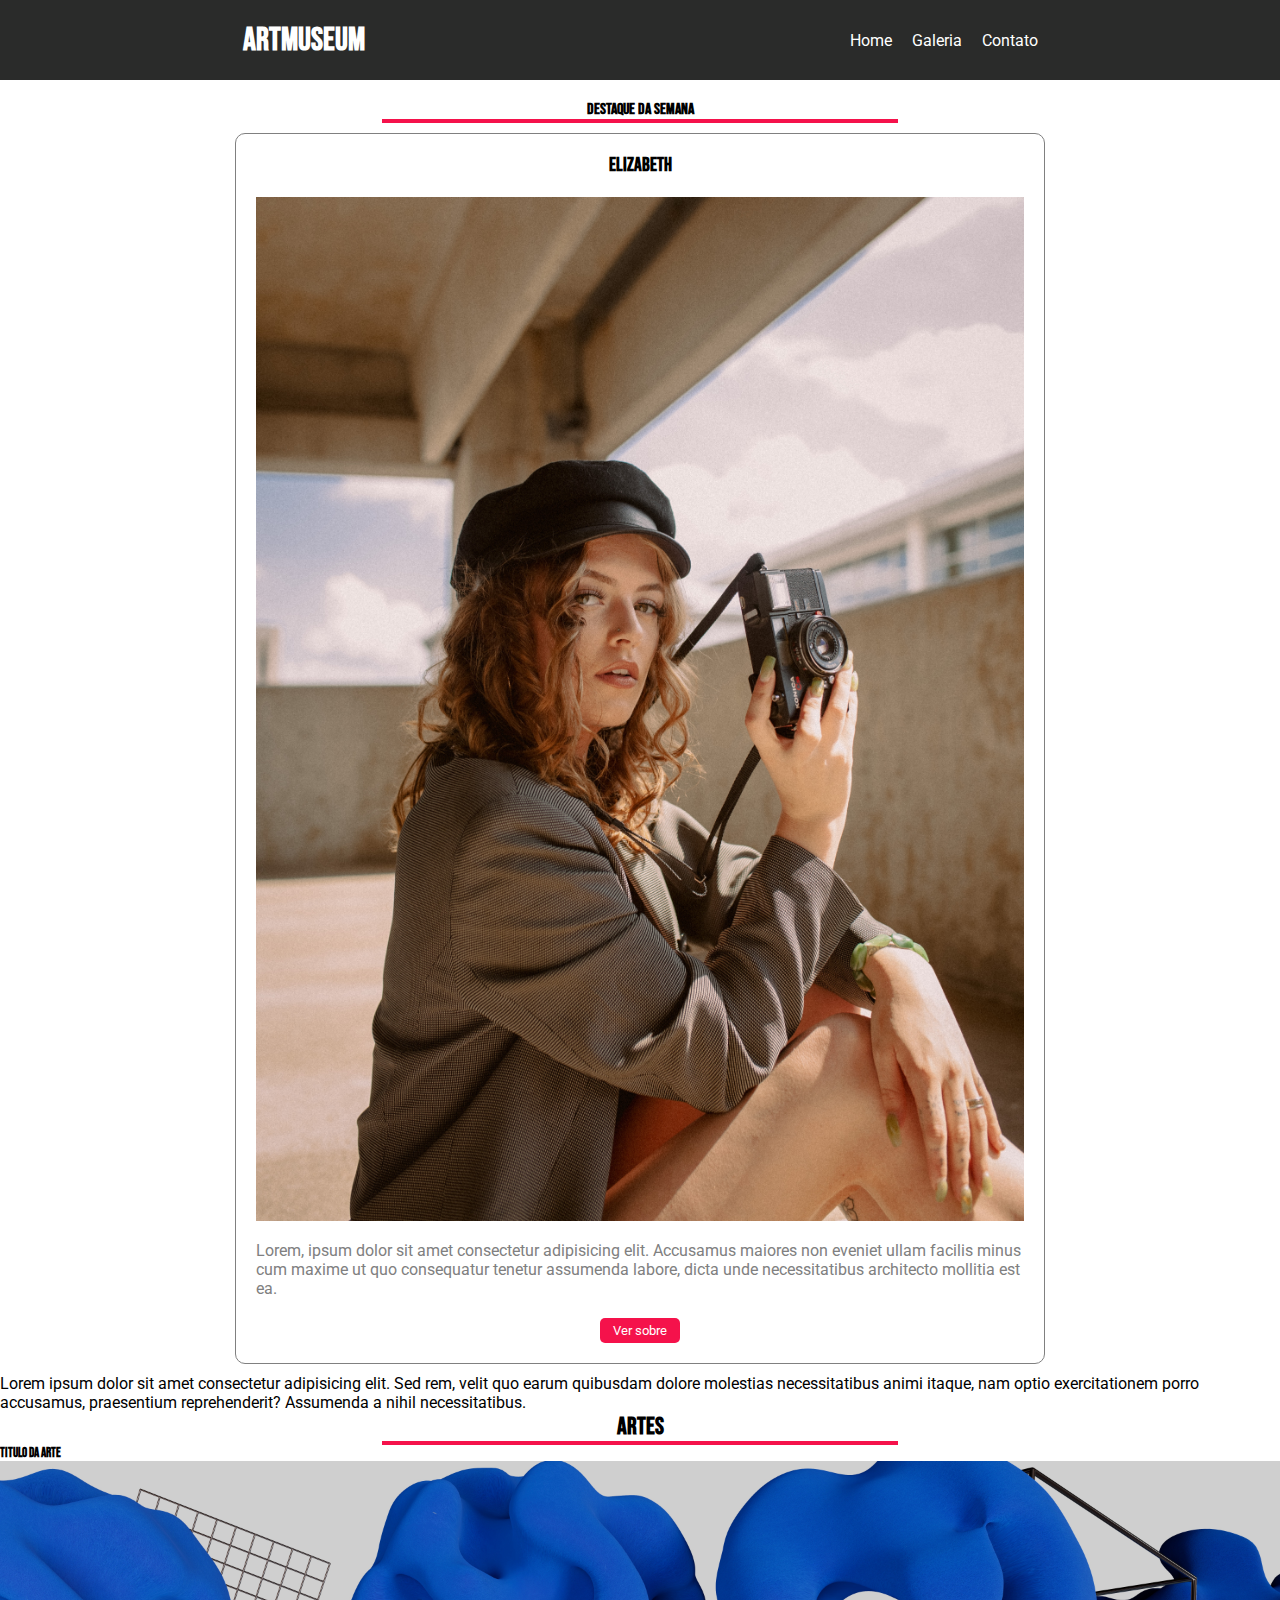
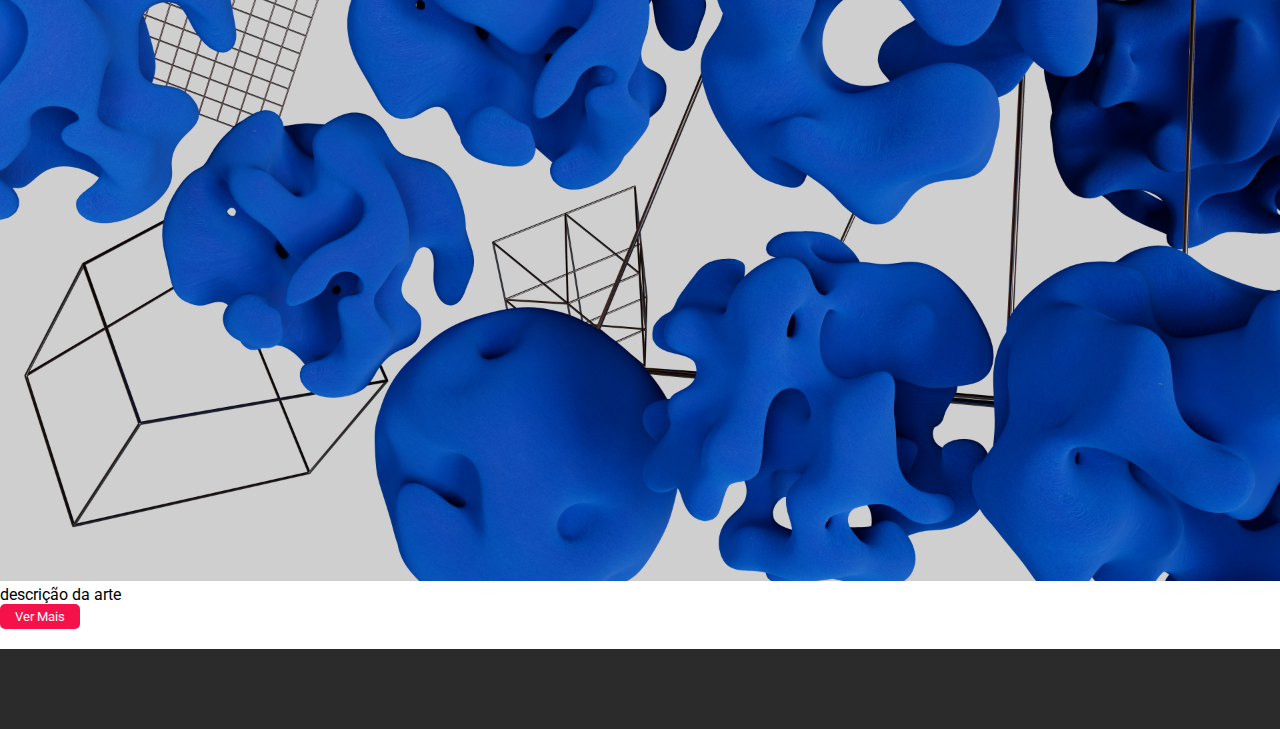
<file: aula-15-artMuseum/index.html>
<!DOCTYPE html>
<html lang="en">
<head>
    <meta charset="UTF-8">
    <meta http-equiv="X-UA-Compatible" content="IE=edge">
    <meta name="viewport" content="width=device-width, initial-scale=1.0">
    <title>Aula 15 ArtMuseum</title>
    <link rel="stylesheet" href="styles/geral.css">
</head>
<body>
    <header>
        <h1>ArtMuseum</h1>
        <nav id="menuPc">
            <ul>
                <li><a href="#"></a>Home</li>
                <li><a href="#"></a>Galeria</li>
                <li><a href="#"></a>Contato</li>
            </ul>
        </nav>
    </header>

    <main>
        <h4>DESTAQUE DA SEMANA</h4>
        <hr>
        <div id="destaque">
            <h3>Elizabeth</h3>
            <img class="imagem" src="images/elizabeth.jpg" alt="">
            <p>Lorem, ipsum dolor sit amet consectetur adipisicing elit. Accusamus maiores non eveniet ullam facilis minus cum maxime ut quo consequatur tenetur assumenda labore, dicta unde necessitatibus architecto mollitia est ea.</p>
            <button type="button">Ver sobre</button>
        </div>
        <p id="textoPagina">Lorem ipsum dolor sit amet consectetur adipisicing elit. Sed rem, velit quo earum quibusdam dolore molestias necessitatibus animi itaque, nam optio exercitationem porro accusamus, praesentium reprehenderit? Assumenda a nihil necessitatibus.</p>
        <h2>ARTES</h2>
        <hr>

        <section id="galeria">
            <div class="post">
                <h5>TITULO DA ARTE</h5>
                <img class="imagem" src="images/arte1.jpg" alt="">
                <p>descrição da arte</p>
                <button type="button">Ver Mais</button>
            </div>
        </section>
    </main>

    <footer></footer>   
</body>
</html>
</file>
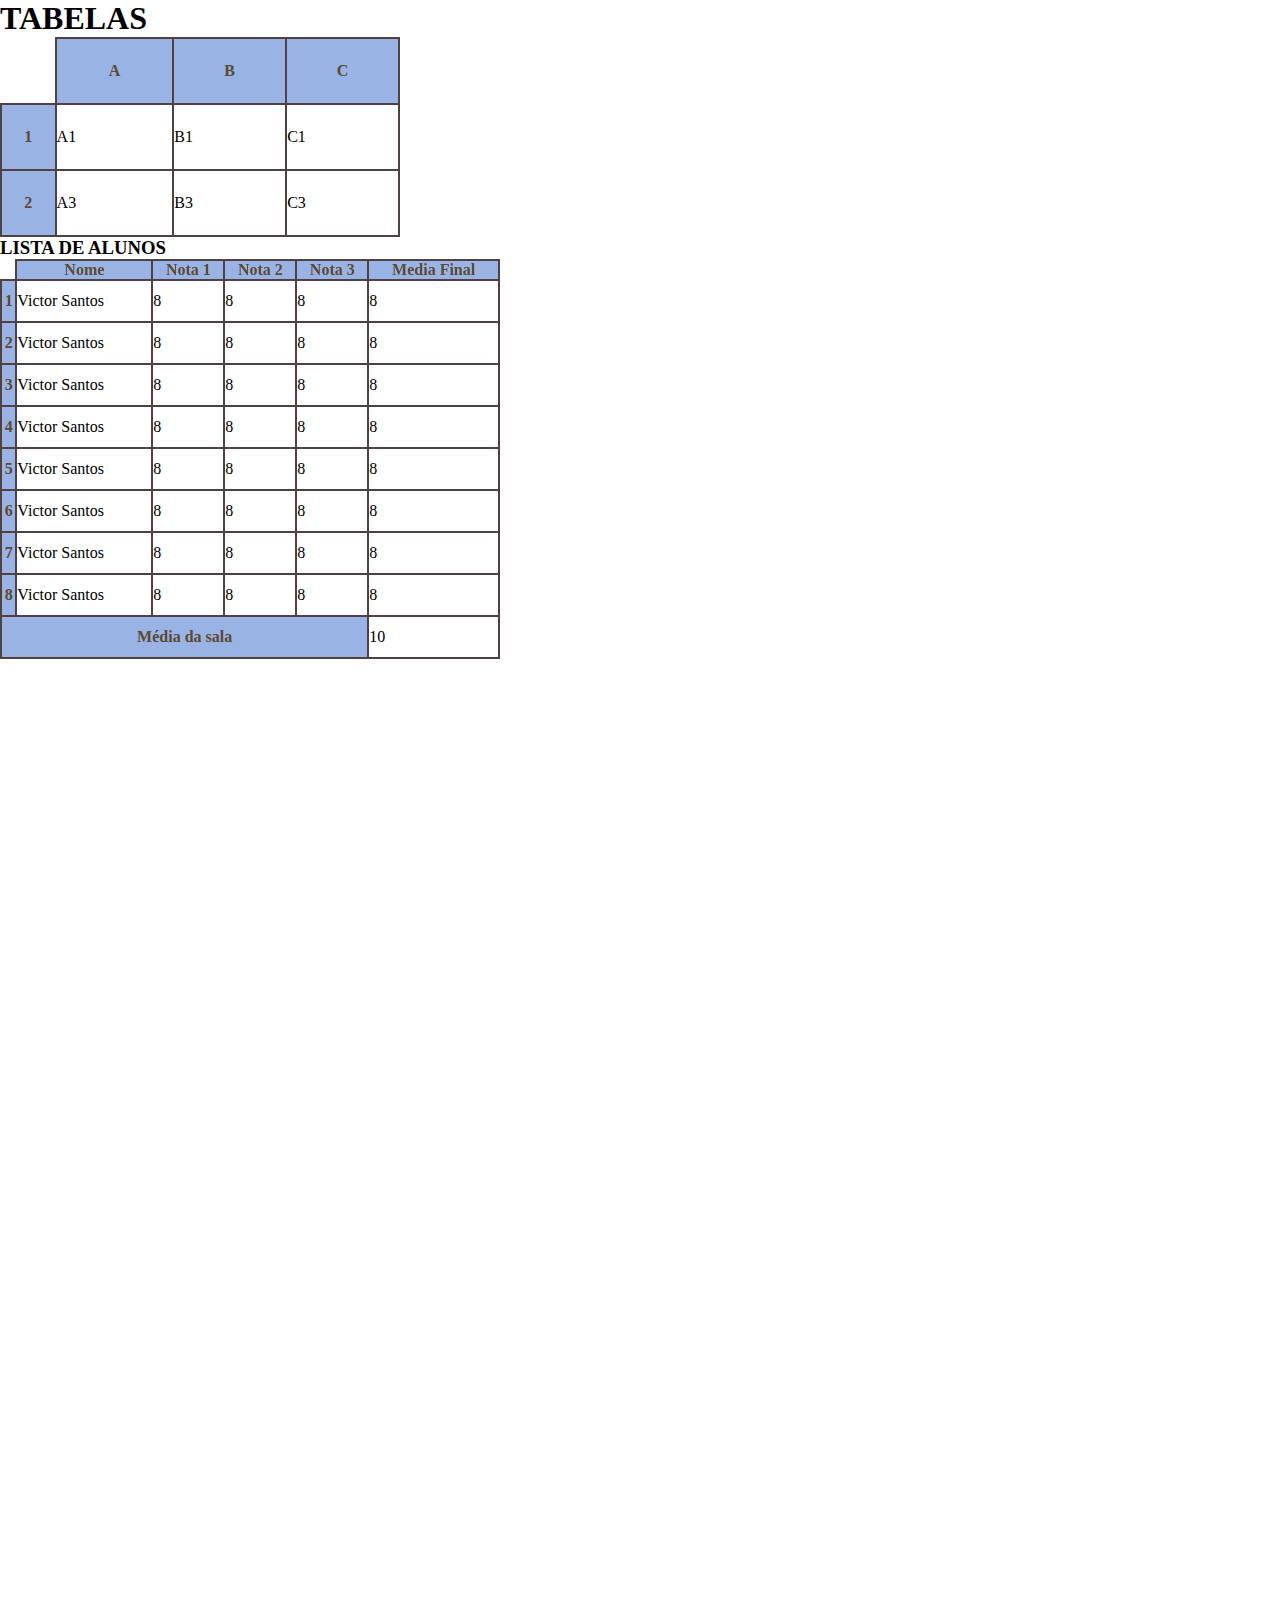
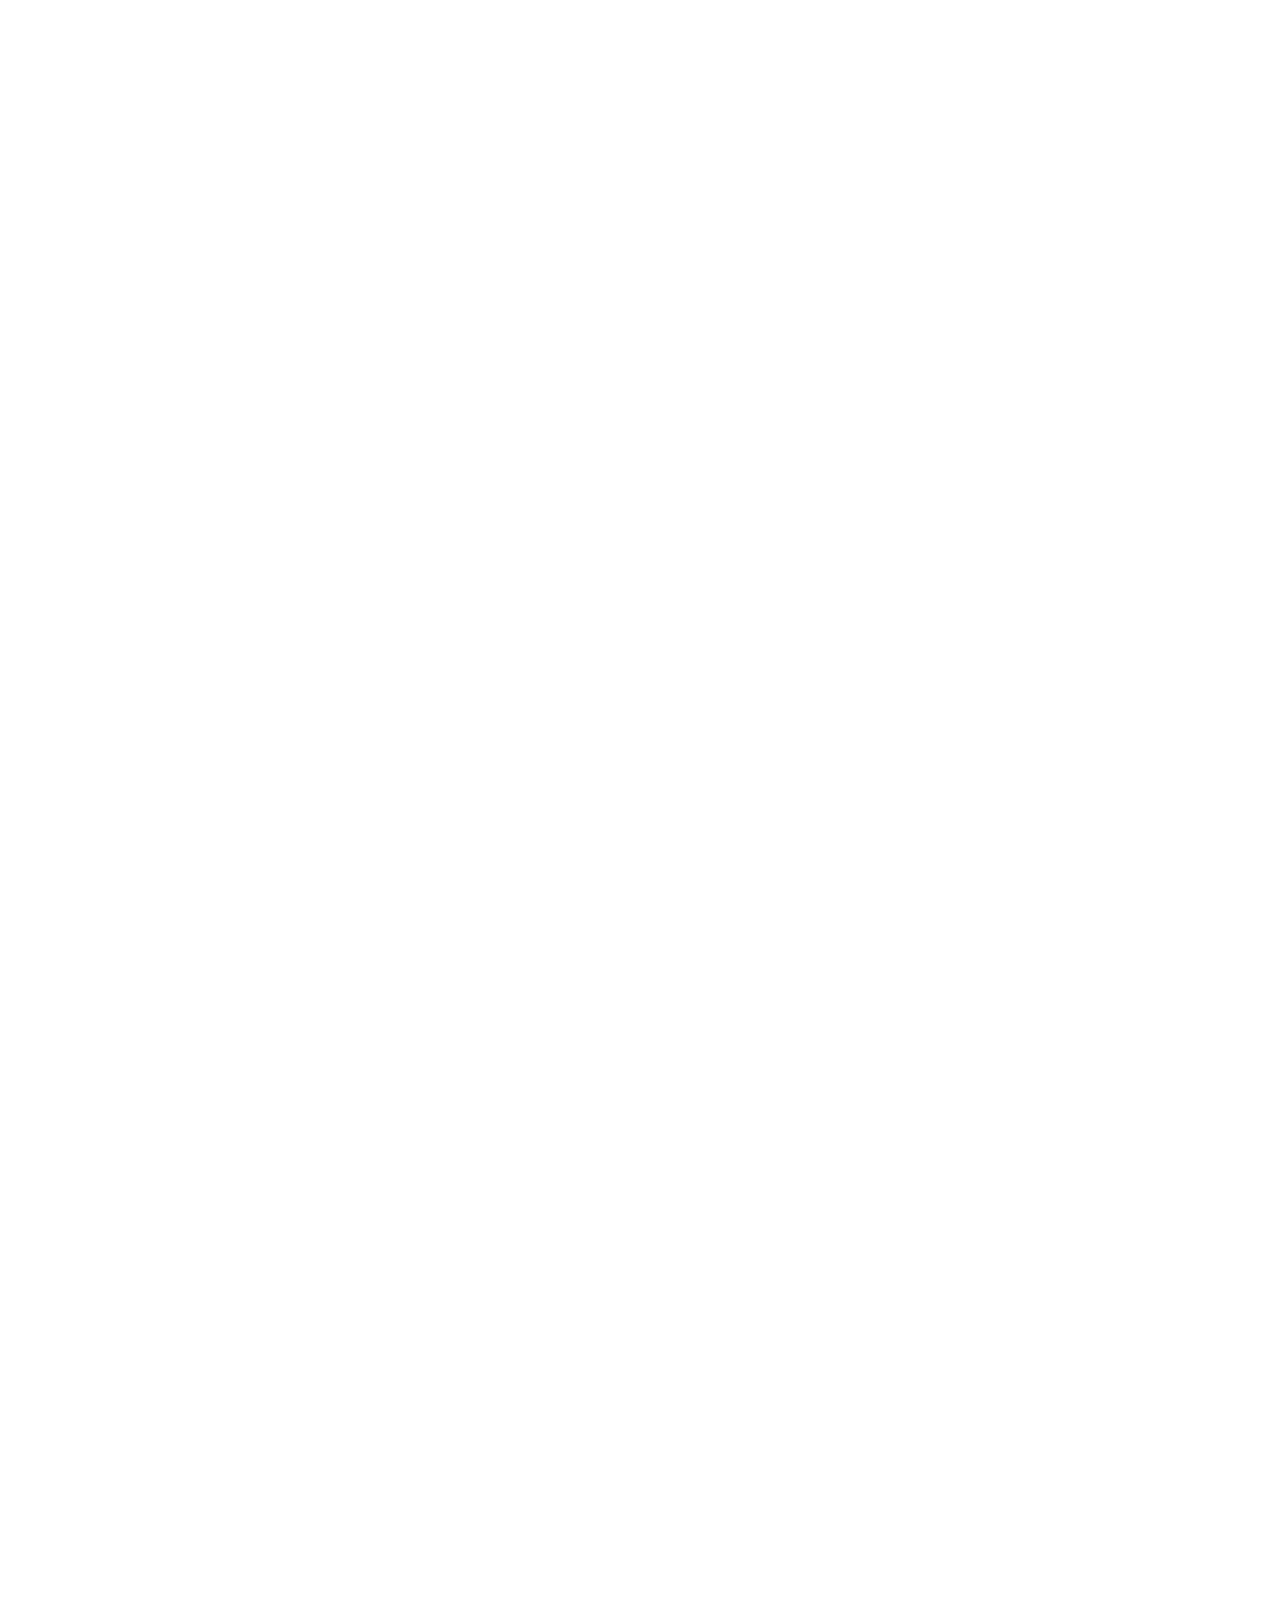
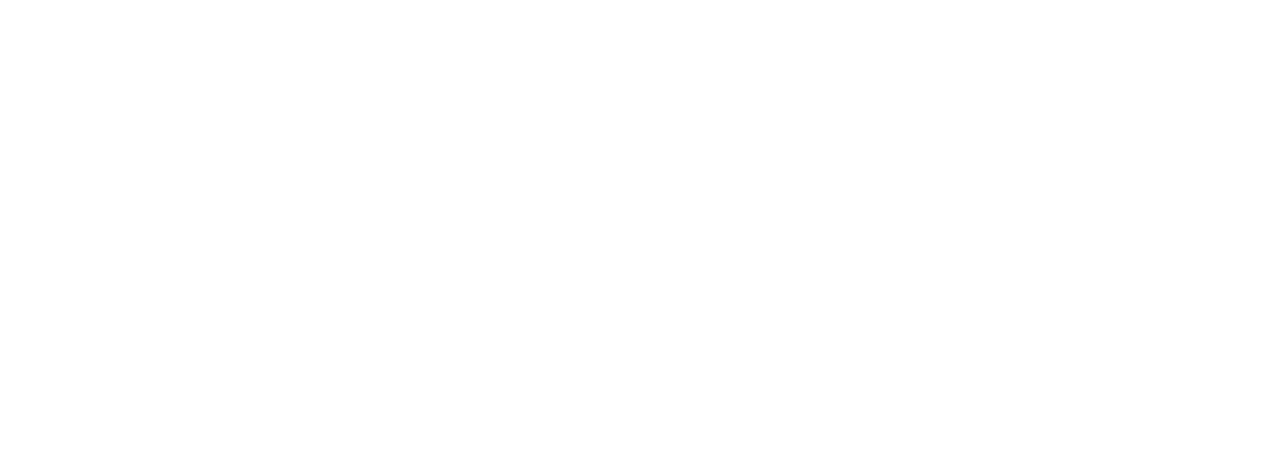
<file: aula11-Tabelas/index.html>
<!DOCTYPE html>
<html lang="en">
<head>
    <meta charset="UTF-8">
    <meta http-equiv="X-UA-Compatible" content="IE=edge">
    <meta name="viewport" content="width=device-width, initial-scale=1.0">
    <title>Document</title>
    <link rel="stylesheet" href="styles/geral.css">
</head>
<body>
    <h1>TABELAS</h1>
    <table>
        <!--table - tabela-->
        <!--tr - table row (linha)-->
        <!--td - table data (dados)-->
        <!--th - table header (cabeçalho da tabela)-->
        <tr>
            <th></th>
            <th>A</th>
            <th>B</th>
            <th>C</th>
        </tr>
        <tr>
            <th>1</th>
                <td>A1</td>
                <td>B1</td>
                <td>C1</td>
        </tr>
        <tr>
            <th>2</th>
                <td>A3</td>
                <td>B3</td>
                <td>C3</td>
        </tr>
    </table>

    <h3>LISTA DE ALUNOS</h3>
    <table id="tabelaAluno">
        <thead>
            <tr>
                <th></th>
                <th>Nome</th>
                <th>Nota 1</th>
                <th>Nota 2</th>
                <th>Nota 3</th>
                <th>Media Final</th>
            </tr>
        </thead>
        <tbody>
            <tr>
                <th>1</th>
                <td>Victor Santos</td>
                <td>8</td>
                <td>8</td>
                <td>8</td>
                <td>8</td>
            </tr>

            <tr>
                <th>2</th>
                <td>Victor Santos</td>
                <td>8</td>
                <td>8</td>
                <td>8</td>
                <td>8</td>
            </tr>
            <tr>
                <th>3</th>
                <td>Victor Santos</td>
                <td>8</td>
                <td>8</td>
                <td>8</td>
                <td>8</td>
            </tr>
            <tr>
                <th>4</th>
                <td>Victor Santos</td>
                <td>8</td>
                <td>8</td>
                <td>8</td>
                <td>8</td>
            </tr>
            <tr>
                <th>5</th>
                <td>Victor Santos</td>
                <td>8</td>
                <td>8</td>
                <td>8</td>
                <td>8</td>
            </tr>
            <tr>
                <th>6</th>
                <td>Victor Santos</td>
                <td>8</td>
                <td>8</td>
                <td>8</td>
                <td>8</td>
            </tr>
            <tr>
                <th>7</th>
                <td>Victor Santos</td>
                <td>8</td>
                <td>8</td>
                <td>8</td>
                <td>8</td>
            </tr>
            <tr>
                <th>8</th>
                <td>Victor Santos</td>
                <td>8</td>
                <td>8</td>
                <td>8</td>
                <td>8</td>
            </tr>

        </tbody>
        <tfoot>
            <tr>
                <th colspan="5">Média da sala</th><!--ocupa 5 linhas-->
                <td>10</td>
            </tr>
        </tfoot>
    </table>

    <div id="scroll"></div>
</body>
</html>
</file>
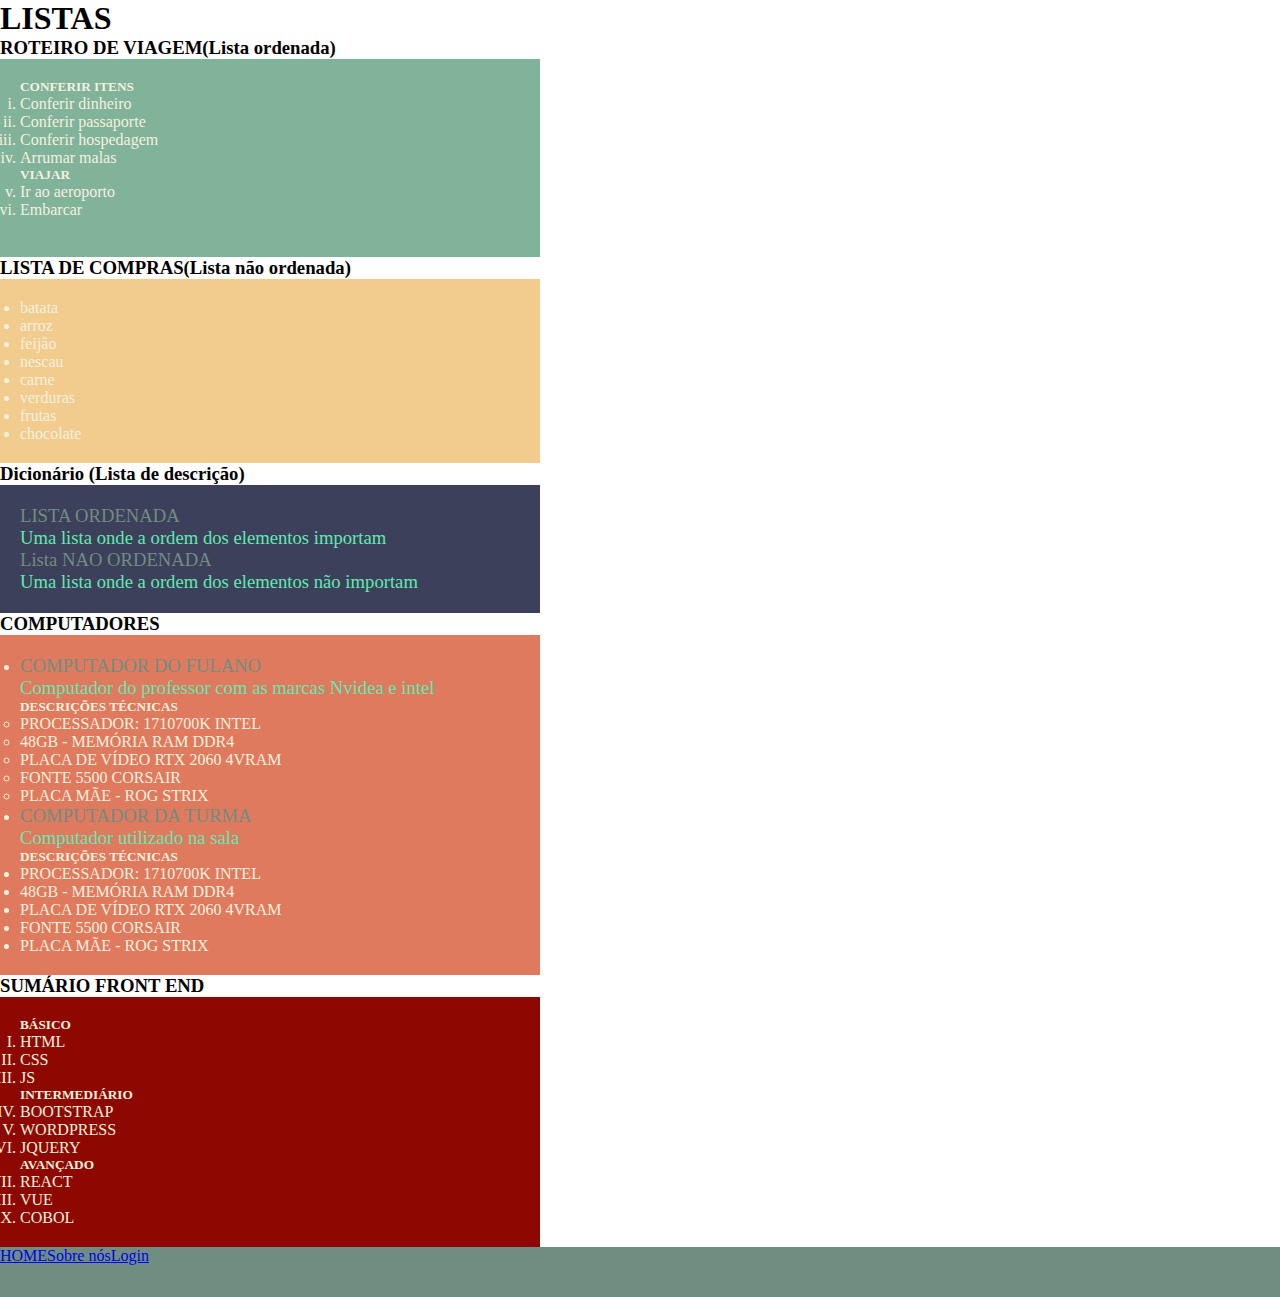
<file: aula12-Listas/index.html>
<!DOCTYPE html>
<html lang="en">
<head>
    <meta charset="UTF-8">
    <meta http-equiv="X-UA-Compatible" content="IE=edge">
    <meta name="viewport" content="width=device-width, initial-scale=1.0">
    <title>Listas</title>
    <link rel="stylesheet" href="styles/geral.css">
</head>
<body>
    <h1>LISTAS</h1>
    <h3>ROTEIRO DE VIAGEM(Lista ordenada)</h3>
    <div id="viagem" class="listas">
        <!-- I - números romanos-->
        <!-- 1 - números -->
        <!-- A - ordem alfabética-->
        <ol type="i">
            <h5>CONFERIR ITENS</h5>
            <!--LI List item-->
            <li>Conferir dinheiro</li>
            <li>Conferir passaporte</li>
            <li>Conferir hospedagem</li>
            <li>Arrumar malas</li>
            <h5>VIAJAR</h5>
            <li>Ir ao aeroporto</li>
            <li>Embarcar</li>
            <br>
        </ol>
    </div>

    <h3>LISTA DE COMPRAS(Lista não ordenada)</h3>
    <div class="listas" id="compras">
        <!--disc - -->
        <!--square - -->
        <!--circle - -->
        <!--ul - -->
        <ul>
            <li>batata</li>
            <li>arroz</li>
            <li>feijão</li>
            <li>nescau</li>
            <li>carne</li>
            <li>verduras</li>
            <li>frutas</li>
            <li>chocolate</li>
        <ul>
    </div>

    <h3>Dicionário (Lista de descrição)</h3>
    <div id="dicionario" class="listas">
        <dt>LISTA ORDENADA</dt>
        <dd>Uma lista onde a ordem dos elementos importam</dd>
        <dt>Lista NAO ORDENADA</dt>
        <dd>Uma lista onde a ordem dos elementos não importam</dd>
    </div>

    <h3>COMPUTADORES</h3>
    <div id="computadores" class="listas">
        <ul>
            <li>
                <dt>COMPUTADOR DO FULANO</dt>
                <dd>Computador do professor com as marcas Nvidea e intel</dd>
                <h5>DESCRIÇÕES TÉCNICAS</h5>
                <ul>
                    <li>PROCESSADOR: 1710700K INTEL</li>
                    <li>48GB - MEMÓRIA RAM DDR4</li>
                    <li>PLACA DE VÍDEO RTX 2060 4VRAM</li>
                    <li>FONTE 5500 CORSAIR</li>
                    <li>PLACA MÃE - ROG STRIX</li>
                </ul>
            </li>
        </ul>
            <li>
                <dt>COMPUTADOR DA TURMA</dt>
                <dd>Computador utilizado na sala</dd>
                <h5>DESCRIÇÕES TÉCNICAS</h5>
                <ul>
                    <li>PROCESSADOR: 1710700K INTEL</li>
                    <li>48GB - MEMÓRIA RAM DDR4</li>
                    <li>PLACA DE VÍDEO RTX 2060 4VRAM</li>
                    <li>FONTE 5500 CORSAIR</li>
                    <li>PLACA MÃE - ROG STRIX</li>
                </ul>
            </li>
        </ul>
    </div>

    <h3>SUMÁRIO FRONT END</h3>
    <div class="listas" id="sumario">
        <h5>BÁSICO</h5>
        <ol type="I">
            <li>HTML</li>
            <li>CSS</li>
            <li>JS</li>
        </ol>

        <h5>INTERMEDIÁRIO</h5>
        <ol start="4" type="I">
            <li>BOOTSTRAP</li>
            <li>WORDPRESS</li>
            <li>JQUERY</li>
        </ol>

        <h5>AVANÇADO</h5>
        <ol start="7" type="I">
            <li>REACT</li>
            <li>VUE</li>
            <li>COBOL</li>
        </ol>
    </div>

    <!--Arquitetura de navegação-->
    <nav>
        <ul>
            <li><a href="#">HOME</a></li>
            <li><a href="#">Sobre nós</a></li>
            <li><a href="#">Login</a></li>
        </ul>
    </nav>
</body>
</html>
</file>
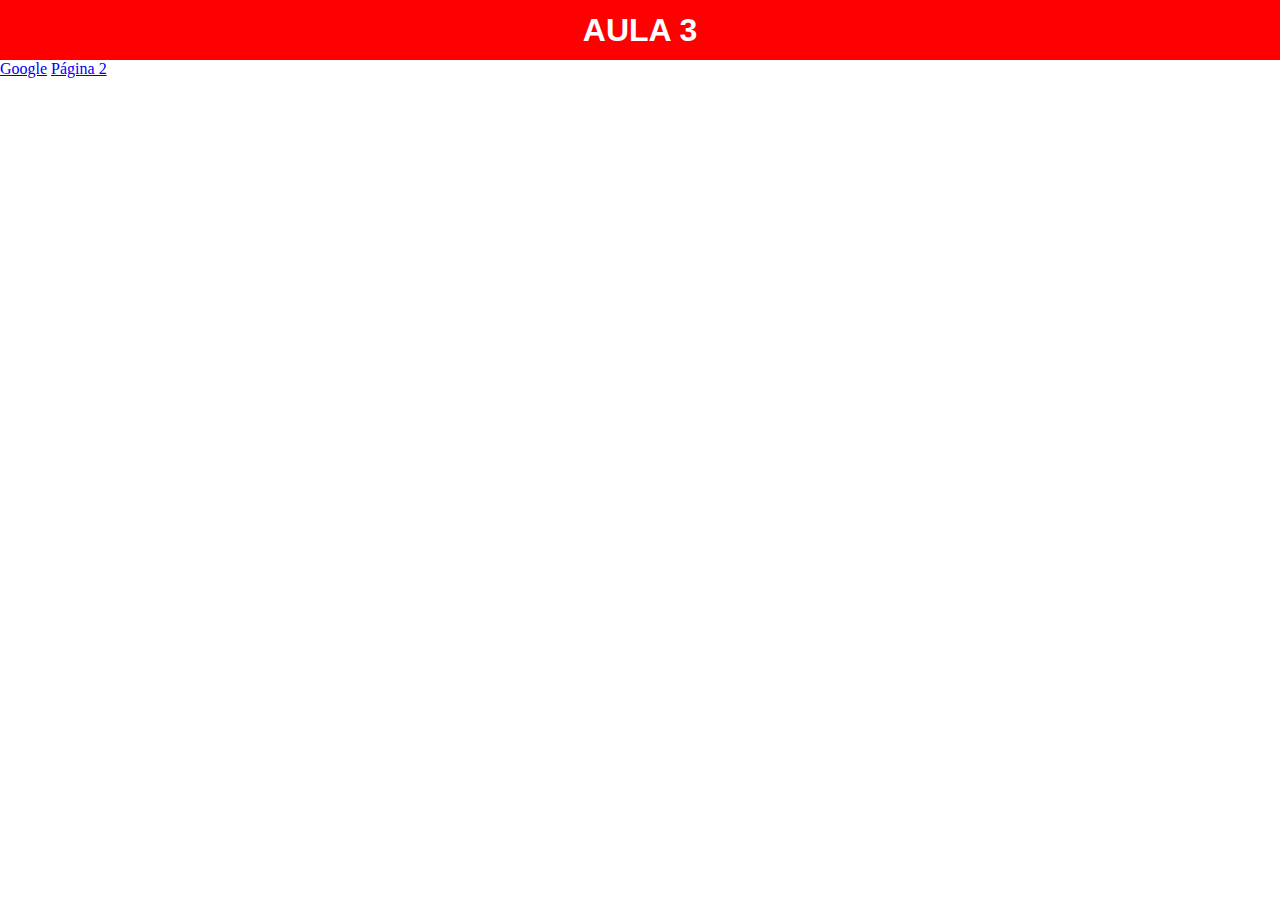
<file: aula-03-Divs,links-e-background/materialDeAula/index.html>
<!DOCTYPE html>
<html lang="en">
<head>
    <meta charset="UTF-8">
    <meta name="viewport" content="width=device-width, initial-scale=1.0">
    <title>Aula 3 - Divs, links e Background</title>
    <link rel="stylesheet" href="styles/index.css">
    <link rel="shortcut icon" href="images/arvoreVermelho.jpg" type="image/x-icon">
</head>
<body>
    <div id="pagina">
        <div id="cabecalho">
            <h1>AULA 3</h1>
        </div>
        <div id="links">
            <a href="https://www.google.com.br/" target="_blank">Google</a>
            <a href="pages/pagina2.html">Página 2</a>
        </div>
        <div id="conteudo"></div>
        <div id="rodape"></div>
    </div>
</body>
</html>
</file>
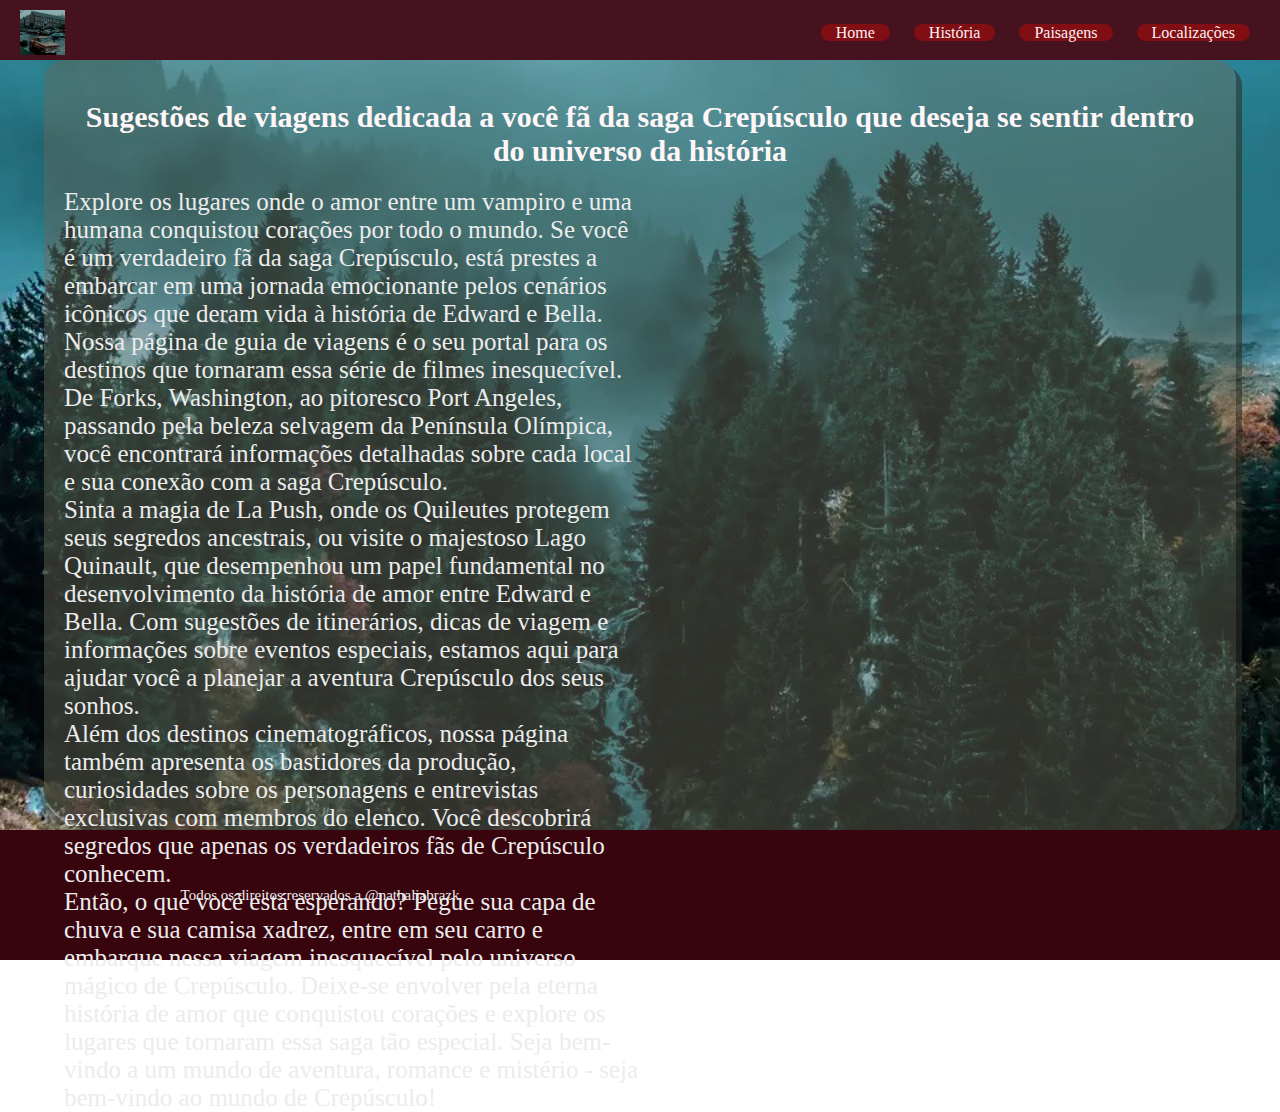
<file: aula-04-Estruturacao-de-interface/materialDeAula/index.html>
<!DOCTYPE html>
<html lang="pt-br">
<head>
    <meta charset="UTF-8">
    <meta http-equiv="X-UA-Compatible" content="IE=edge">
    <meta name="viewport" content="width=device-width, initial-scale=1.0">
    <title>Home</title>
    <link rel="stylesheet" href="styles/geral.css">
    <link rel="stylesheet" href="styles/index.css">
</head>
<body>
    <div id="pagina">
        <header>
            <div id="logo">
                <img src="images\carro-logo.jpg" alt="Logo Twilight">
            </div>
            <nav>
                <a href= "index.html">Home</a>
                <a href= "pages/historia.html">História</a>
                <a href= "pages/paisagens.html">Paisagens</a>
                <a href= "pages/localizacoes.html">Localizações</a>
            </nav>
        </header>
        <main>
            <div id="banner">
                 <h3><b>Sugestões de viagens dedicada a você fã da saga Crepúsculo que deseja se sentir dentro do universo da história</h3></b>
                 <p>Explore os lugares onde o amor entre um vampiro e uma humana conquistou corações por todo o mundo. Se você é um verdadeiro fã da saga Crepúsculo, está prestes a embarcar em uma jornada emocionante pelos cenários icônicos que deram vida à história de Edward e Bella.

               <br>Nossa página de guia de viagens é o seu portal para os destinos que tornaram essa série de filmes inesquecível. De Forks, Washington, ao pitoresco Port Angeles, passando pela beleza selvagem da Península Olímpica, você encontrará informações detalhadas sobre cada local e sua conexão com a saga Crepúsculo.

               <br>Sinta a magia de La Push, onde os Quileutes protegem seus segredos ancestrais, ou visite o majestoso Lago Quinault, que desempenhou um papel fundamental no desenvolvimento da história de amor entre Edward e Bella. Com sugestões de itinerários, dicas de viagem e informações sobre eventos especiais, estamos aqui para ajudar você a planejar a aventura Crepúsculo dos seus sonhos.

               <br>Além dos destinos cinematográficos, nossa página também apresenta os bastidores da produção, curiosidades sobre os personagens e entrevistas exclusivas com membros do elenco. Você descobrirá segredos que apenas os verdadeiros fãs de Crepúsculo conhecem.

               <br>Então, o que você está esperando? Pegue sua capa de chuva e sua camisa xadrez, entre em seu carro e embarque nessa viagem inesquecível pelo universo mágico de Crepúsculo. Deixe-se envolver pela eterna história de amor que conquistou corações e explore os lugares que tornaram essa saga tão especial. Seja bem-vindo a um mundo de aventura, romance e mistério - seja bem-vindo ao mundo de Crepúsculo!</p>
           
            </div>
        </main>
        <footer>
            <p>Todos os direitos reservados a @nathaliabrazk</p>
        </footer>
    </div>
</body>
</html>
</file>
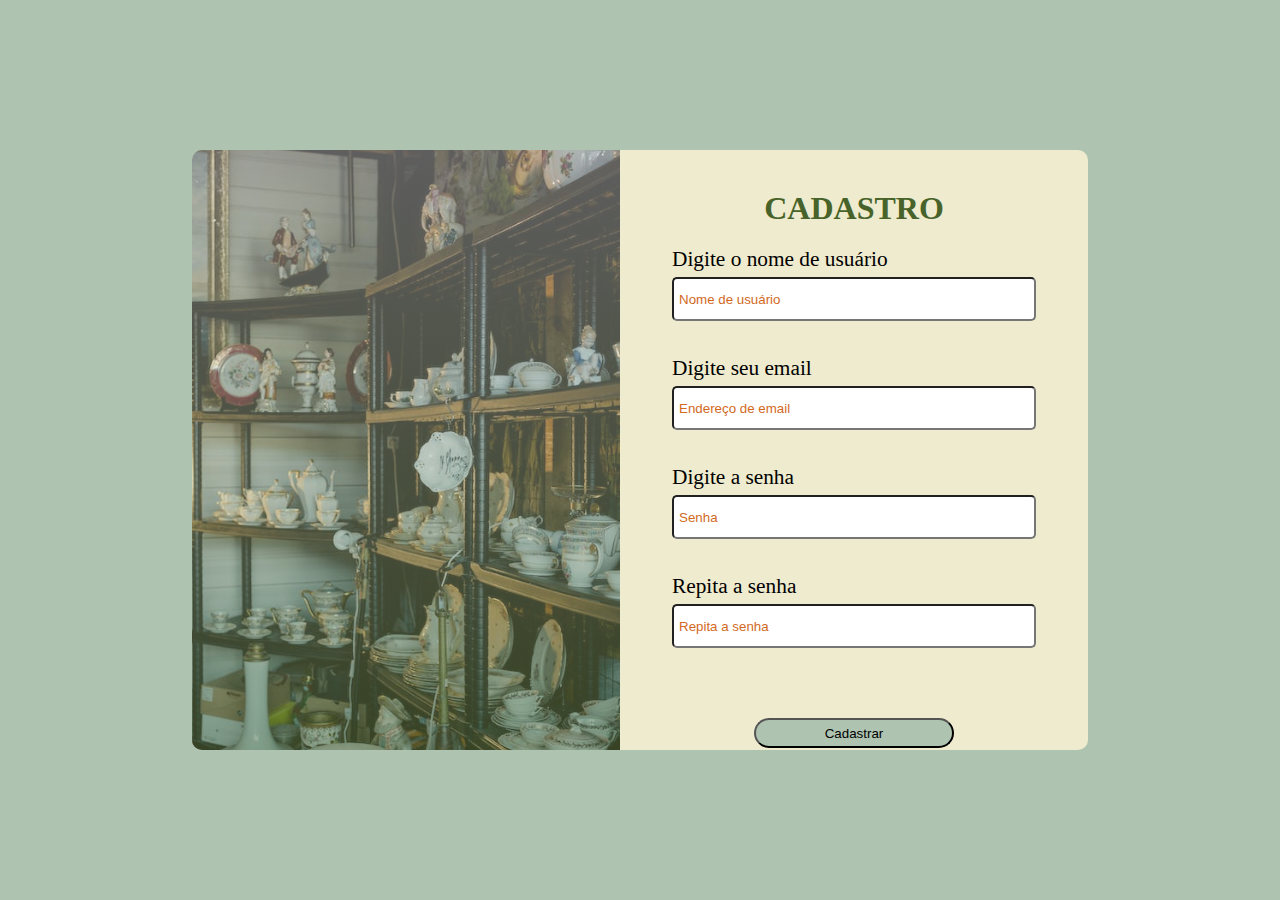
<file: aula-10-pseudoclasses/materialDeAula/index.html>
<!DOCTYPE html>
<html lang="en">
<head>
    <meta charset="UTF-8">
    <meta http-equiv="X-UA-Compatible" content="IE=edge">
    <meta name="viewport" content="width=device-width, initial-scale=1.0">
    <title>Login</title>
    <link  rel="stylesheet" href="styles/geral.css">
</head>
<body>
    <div id="pagina">
        <main>
            <div id="banner">
                <div id="efeito"></div>
            </div>
            <div id="formulario">
                <h2>CADASTRO</h2>
                <form action="#" method="post">
                    <label for="nome">Digite o nome de usuário</label>
                    <input type="text" id="nome" placeholder="Nome de usuário"><br>

                    <label for="email"> Digite seu email</label>
                    <input type="email" id="email" placeholder="Endereço de email"><br>

                    <label for="senha">Digite a senha</label>
                    <input type="password" id="senha" placeholder="Senha"><br>

                    <label for="repitaSenha">Repita a senha</label>
                    <input type="password" id="repitaSenha" placeholder="Repita a senha"><br><br>

                    <button type="submit">Cadastrar</button>


                </form>
            </div>
        </main>
    </div>
    
</body>
</html>
</file>
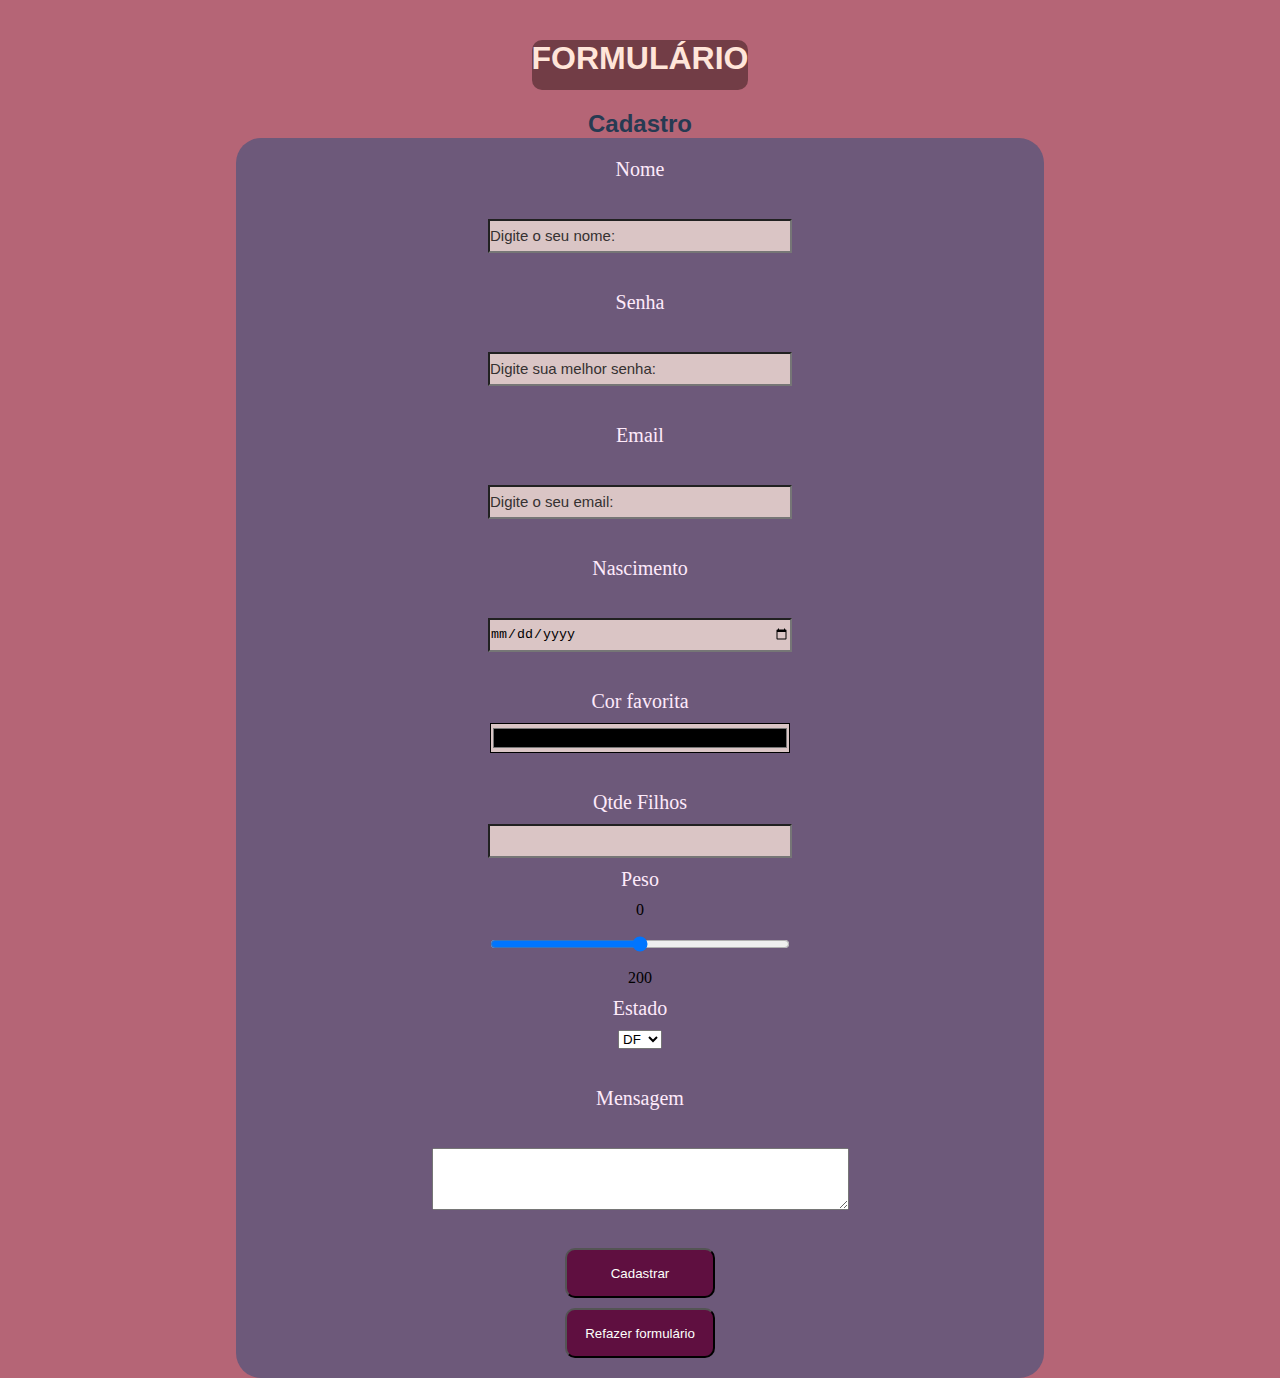
<file: aula09-Formularios/materialDeAula/index.html>
<!DOCTYPE html>
<html lang="en">
<head>
    <meta charset="UTF-8">
    <meta http-equiv="X-UA-Compatible" content="IE=edge">
    <meta name="viewport" content="width=device-width, initial-scale=1.0">
    <title>Aula 09 formulários</title>
    <link rel="stylesheet" href="styles/geral.css">
</head>
<body>
    <h1>FORMULÁRIO</h1>
    <h2>Cadastro</h2>
        <form action="cadastrar.php">
        <label for="nome">Nome</label><br>
        <input type="text" id="nome" placeholder="Digite o seu nome:"><br>

        <label for="nome">Senha</label><br>
        <input type="password" id="senha" placeholder="Digite sua melhor senha:"><br>
    
         <label for="nome">Email</label><br>
        <input type="email" id="email" placeholder="Digite o seu email:"><br>

        <label for="nome">Nascimento</label><br>
        <input type="date" id="nascimento" placeholder="Digite a sua data de nascimento:"><br>

        <label for="cor">Cor favorita</label>
	    <input type='color' id='cor' name='cor'>
	    <br>

        <label for="filhos">Qtde Filhos</label>
	    <input type='number' id='filhos' name='filhos'>
	    <label for="peso">Peso</label>
	        0<input type="range" id="peso" name="peso" min="0" max="200">200
	    <br>

        <label for="estado">Estado</label>
        <select id="estado" name="estado">
            <option value="SP">DF</option>
            <option value="SP">SP</option>
            <option value="RJ">RJ</option>
            <option value="PB">PB</option>
            <option value="PB">MG</option>
        </select>
        <br>

        <label for="msg">Mensagem</label><br>
        <textarea id="msg" name="msg" rows="4" cols="50"></textarea>
        <br>

    <button type="submit ">Cadastrar</button>
    <button type="reset">Refazer formulário</button>
    </form>
</body>
</html>
</file>
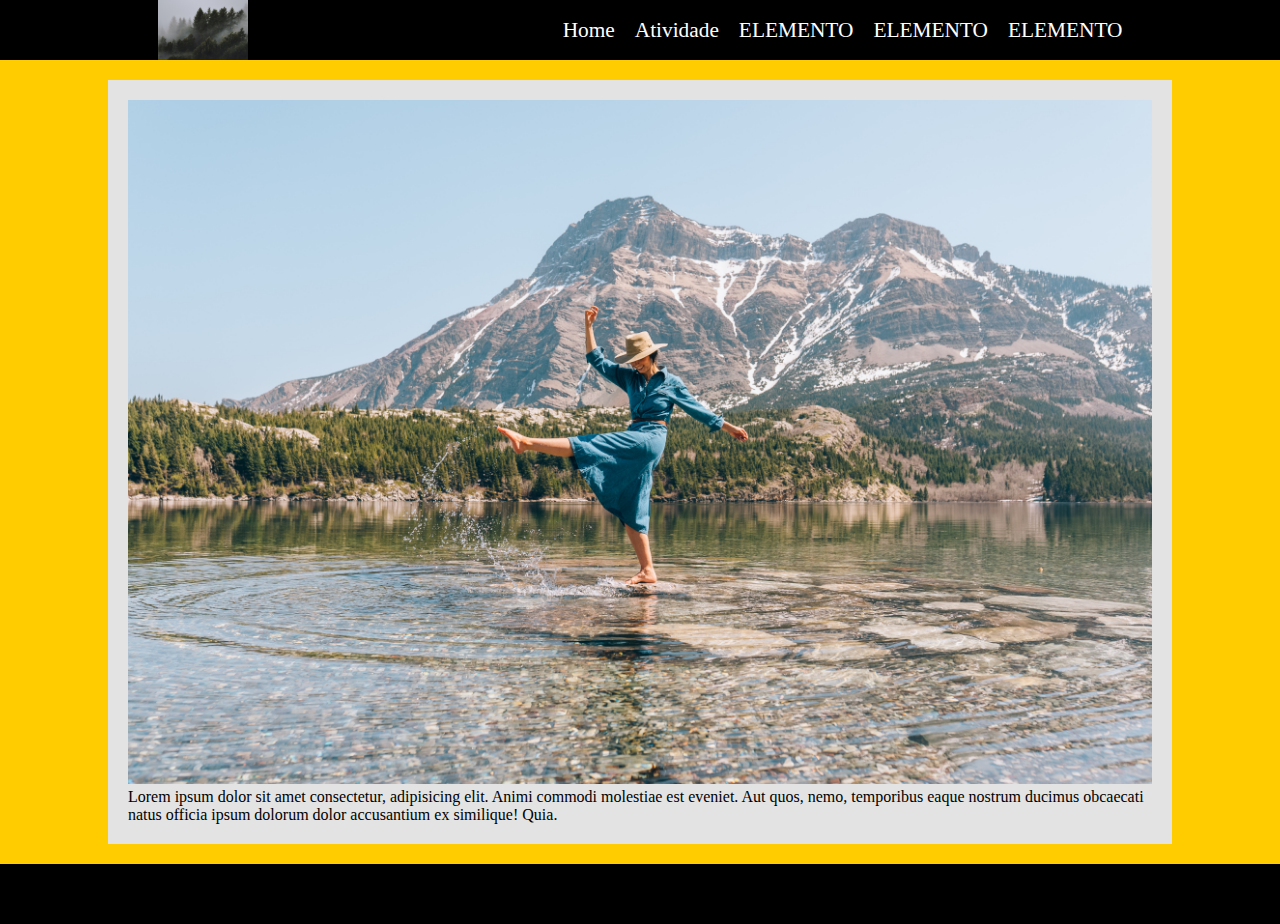
<file: aula13-Responsividade/materialAula/index.html>
<!DOCTYPE html>
<html lang="pt-br">
<head>
    <meta charset="UTF-8">
    <meta http-equiv="X-UA-Compatible" content="IE=edge">
    <meta name="viewport" content="width=device-width, initial-scale=1.0">
    <title>Responsividade</title>
    <link rel="stylesheet" href="styles/geral.css">
    <link rel="stylesheet" href="styles/@media.css" media="screen and (max-width: 750px)">
    <link rel="stylesheet" href="styles/landscape.css" media="screen and (orientation: landscape)"><!--LANDSCAPE = PAISAGEM(DEITADO)-->
    <link rel="stylesheet" href="styles/portraits.css" media="screen and (orientation: portrait)"><!--PORTRAIT = RETRATO OU EM PÉ-->


</head>
<body>
    <div id="pagina">
        <header>
            <div id="logo">
                <img src="images/logo.jpg" alt="">
            </div>
            <nav>
                <ul><!--não aparece-->
                    <li><a href="#">Home</a></li>
                    <li><a href="#">Atividade</a></li>
                    <li><a href="#">ELEMENTO</a></li>
                    <li><a href="#">ELEMENTO</a></li>
                    <li><a href="#">ELEMENTO</a></li>
                </ul>
            </nav>
            <!--MOBILE-->
            <div id="menuMobile">
                <img src="images/menuIcon.svg" alt="">
            </div>

        </header>
        <main>

            <picture>
                <source srcset="images/mulherdancandoMenor.jpg" media="screen and(max-width: 768px)">
                <img src="images/mulherdancando.jpg" alt="Uma mulher dançando no lago">
            </picture>

            <p>Lorem ipsum dolor sit amet consectetur, adipisicing elit. Animi commodi molestiae est eveniet. Aut quos, nemo, temporibus eaque nostrum ducimus obcaecati natus officia ipsum dolorum dolor accusantium ex similique! Quia.</p>
        </main>
        <footer></footer>
    </div>
    
</body>
</html>
</file>
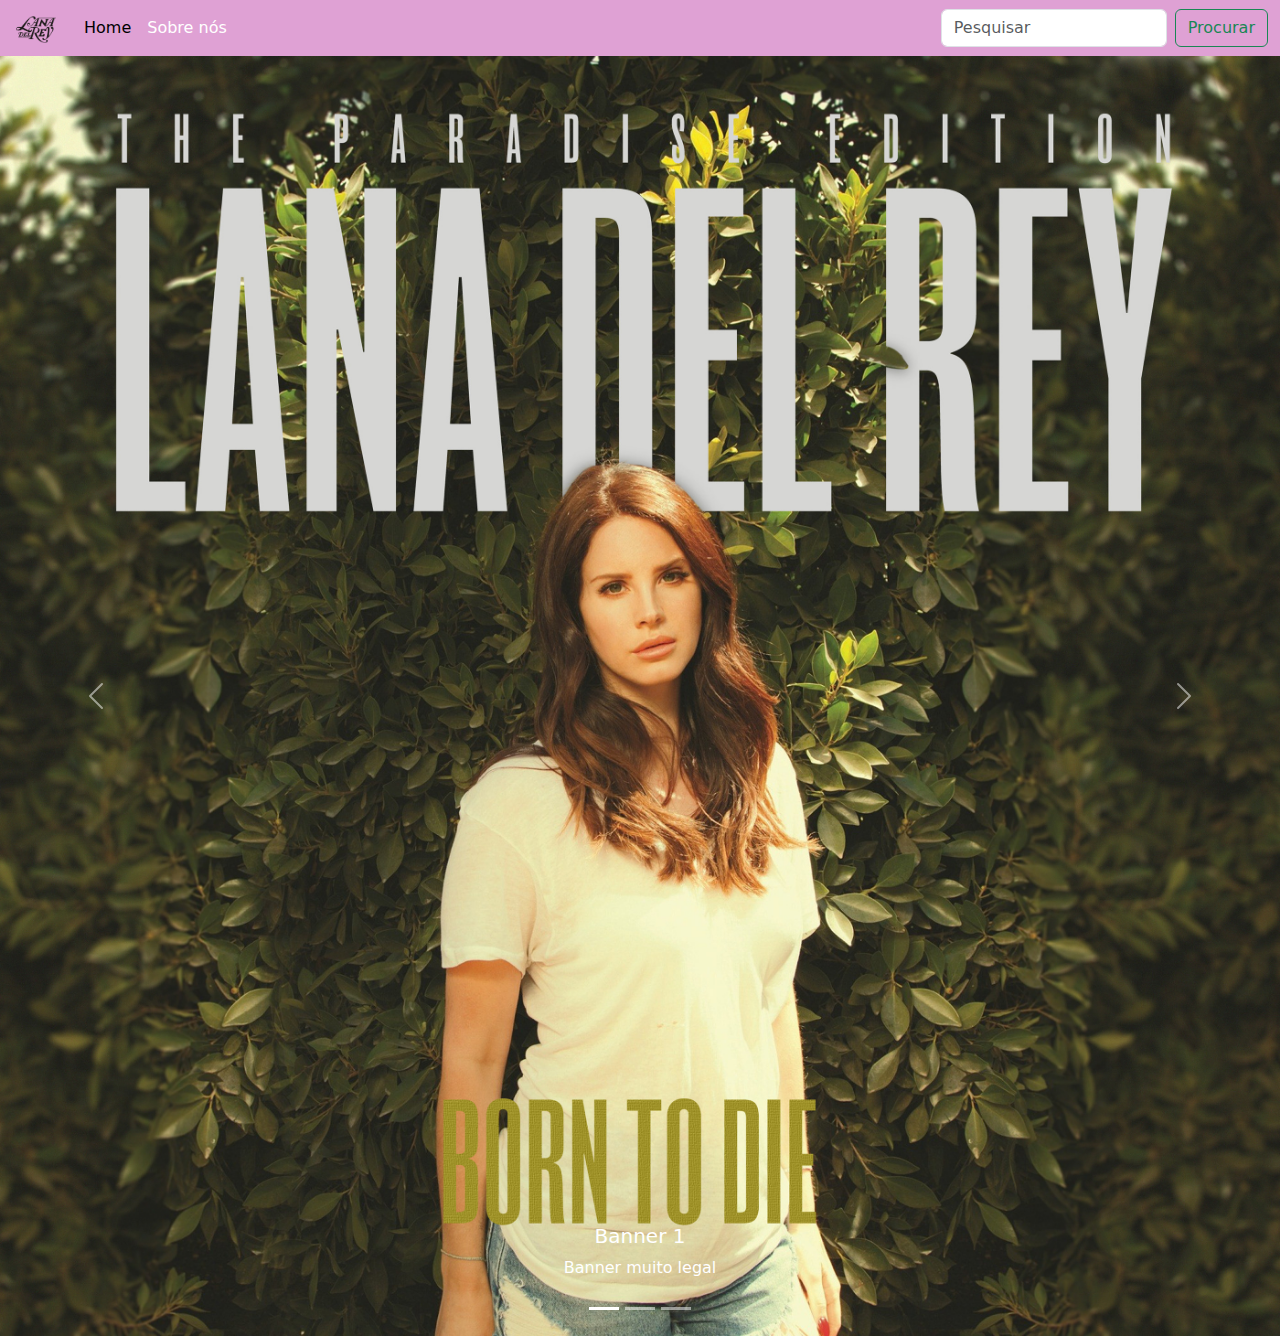
<file: BOOTSTRAP/aula-01-introducao/index.html>
<!DOCTYPE html>
<html lang="en">
<head>
    <meta charset="UTF-8">
    <meta name="viewport" content="width=device-width, initial-scale=1.0">
    <title>Bootstrap</title>
    <link rel="stylesheet" href="styles/bootstrap.css">
    <link rel="stylesheet" href="styles/bootstrap.min.css">
    <link rel="stylesheet" href="styles/geral.css">
</head>
<body>
    <div id="page" class="container-fluid text-center p-0 m-0">
        <!-- pt - padding top -->
        <!-- pb - padding bottom -->
        <!-- pl - padding left -->
        <!-- pr - padding right -->
        <!-- px - padding no eixo x (esquerda e direita) -->
        <!-- py - padding no eixo y (emcima e embaixo) -->
        <header>
            <nav class="navbar navbar-expand-lg">
                <div class="container-fluid">
                <!-- fluid = 100% -->
                <!-- 1 rem - 16px -->
                <a class="navbar-brand" href="#"> <img style="width: 3rem;" src="images/icon.png" alt=""> </a>
                  <button class="navbar-toggler" type="button" data-bs-toggle="collapse" data-bs-target="#bacana" aria-controls="navbarSupportedContent" aria-expanded="false" aria-label="Toggle navigation">
                    <span class="navbar-toggler-icon"></span>
                  </button>
                  <div class="collapse navbar-collapse" id="bacana">
                    <ul class="navbar-nav me-auto mb-2 mb-lg-0">
                      <li class="nav-item">
                        <a class="nav-link active" style="color: var(--laranja);" aria-current="page" href="#">Home</a>
                      </li>
                      <li class="nav-item">
                        <a class="nav-link text-white" href="#">Sobre nós</a>
                      </li>
                    </ul>
                    <form class="d-flex" role="search">
                      <input class="form-control me-2" type="search" placeholder="Pesquisar" aria-label="Search">
                      <button class="btn btn-outline-success" type="submit">Procurar</button>
                    </form>
                  </div>
                </div>
              </nav>
        </header>
        <main>
            <div id="carouselExampleCaptions" class="carousel slide" data-bs-ride="carousel">
                <!-- carousel indicators são os botões de navegação para cada slide -->
                <div class="carousel-indicators">
                  <button type="button" data-bs-target="#carouselExampleCaptions" data-bs-slide-to="0" class="active" aria-current="true" aria-label="Slide 1"></button>
                  <button type="button" data-bs-target="#carouselExampleCaptions" data-bs-slide-to="1" aria-label="Slide 2"></button>
                  <button type="button" data-bs-target="#carouselExampleCaptions" data-bs-slide-to="2" aria-label="Slide 3"></button>
                </div>
                <!-- carousel inner é o que está dentro do slider (imagens e texto) -->
                <div class="carousel-inner">
                  <div class="carousel-item active">
                    <img src="images/album-01.jpg" class="d-block w-100" alt="...">
                    <div class="carousel-caption d-none d-md-block">
                      <h5>Banner 1</h5>
                      <p>Banner muito legal</p>
                    </div>
                  </div>
                  <div class="carousel-item">
                    <img src="images/album-02.jpg" class="d-block w-100" alt="...">
                    <div class="carousel-caption d-none d-md-block">
                      <h5>Banner 2</h5>
                      <p>Banner mais legal</p>
                    </div>
                  </div>
                  <div class="carousel-item">
                    <img src="images/album-03.jpg" class="d-block w-100" alt="...">
                    <div class="carousel-caption d-none d-md-block">
                      <h5>Banner 3</h5>
                      <p>Banner mais legal ainda</p>
                    </div>
                  </div>
                </div>
                <!-- setas de próximo e anterior -->
                <button class="carousel-control-prev" type="button" data-bs-target="#carouselExampleCaptions" data-bs-slide="prev">
                  <span class="carousel-control-prev-icon" aria-hidden="true"></span>
                  <span class="visually-hidden">Previous</span>
                </button>
                <button class="carousel-control-next" type="button" data-bs-target="#carouselExampleCaptions" data-bs-slide="next">
                  <span class="carousel-control-next-icon" aria-hidden="true"></span>
                  <span class="visually-hidden">Next</span>
                </button>
              </div>
        </main>
    </div>
    

    
    
    <script src="js/bootstrap.bundle.js"></script>
    <script src="js/bootstrap.bundle.min.js"></script>
</body>
</html>
</file>
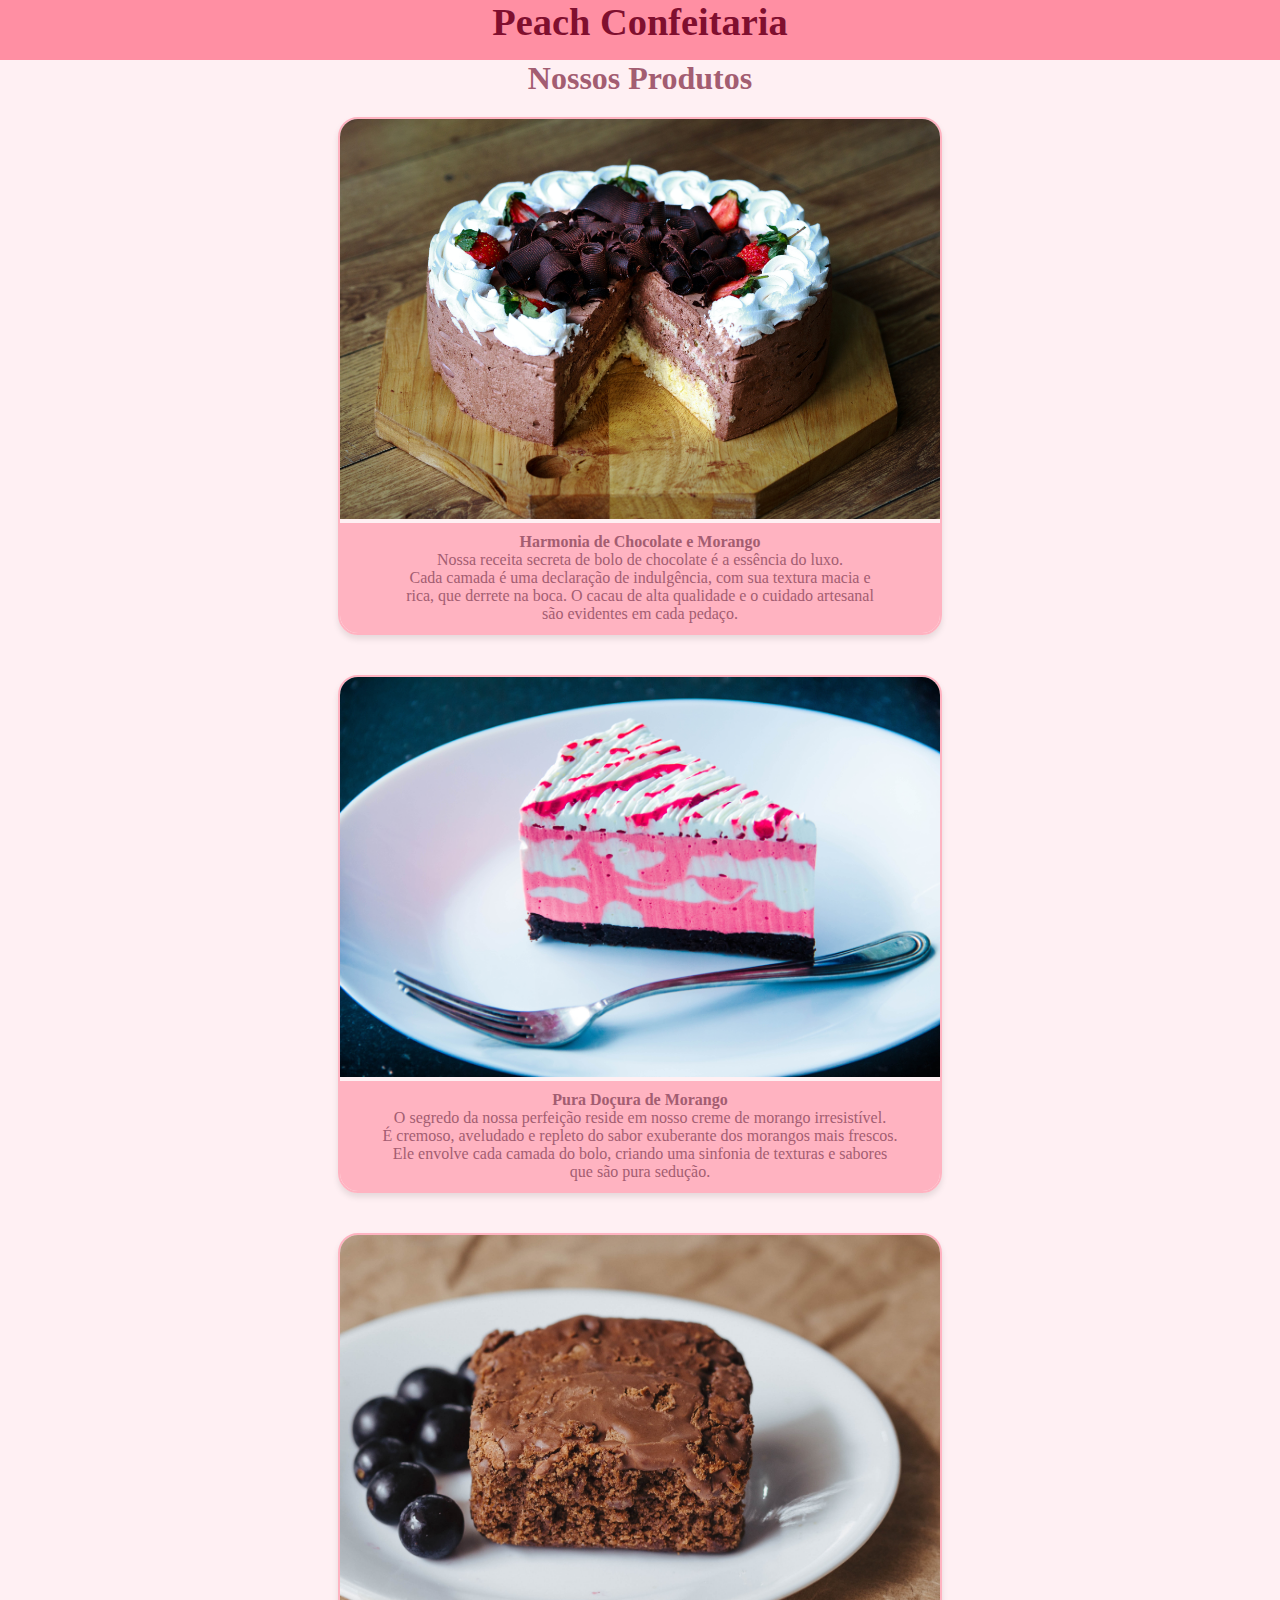
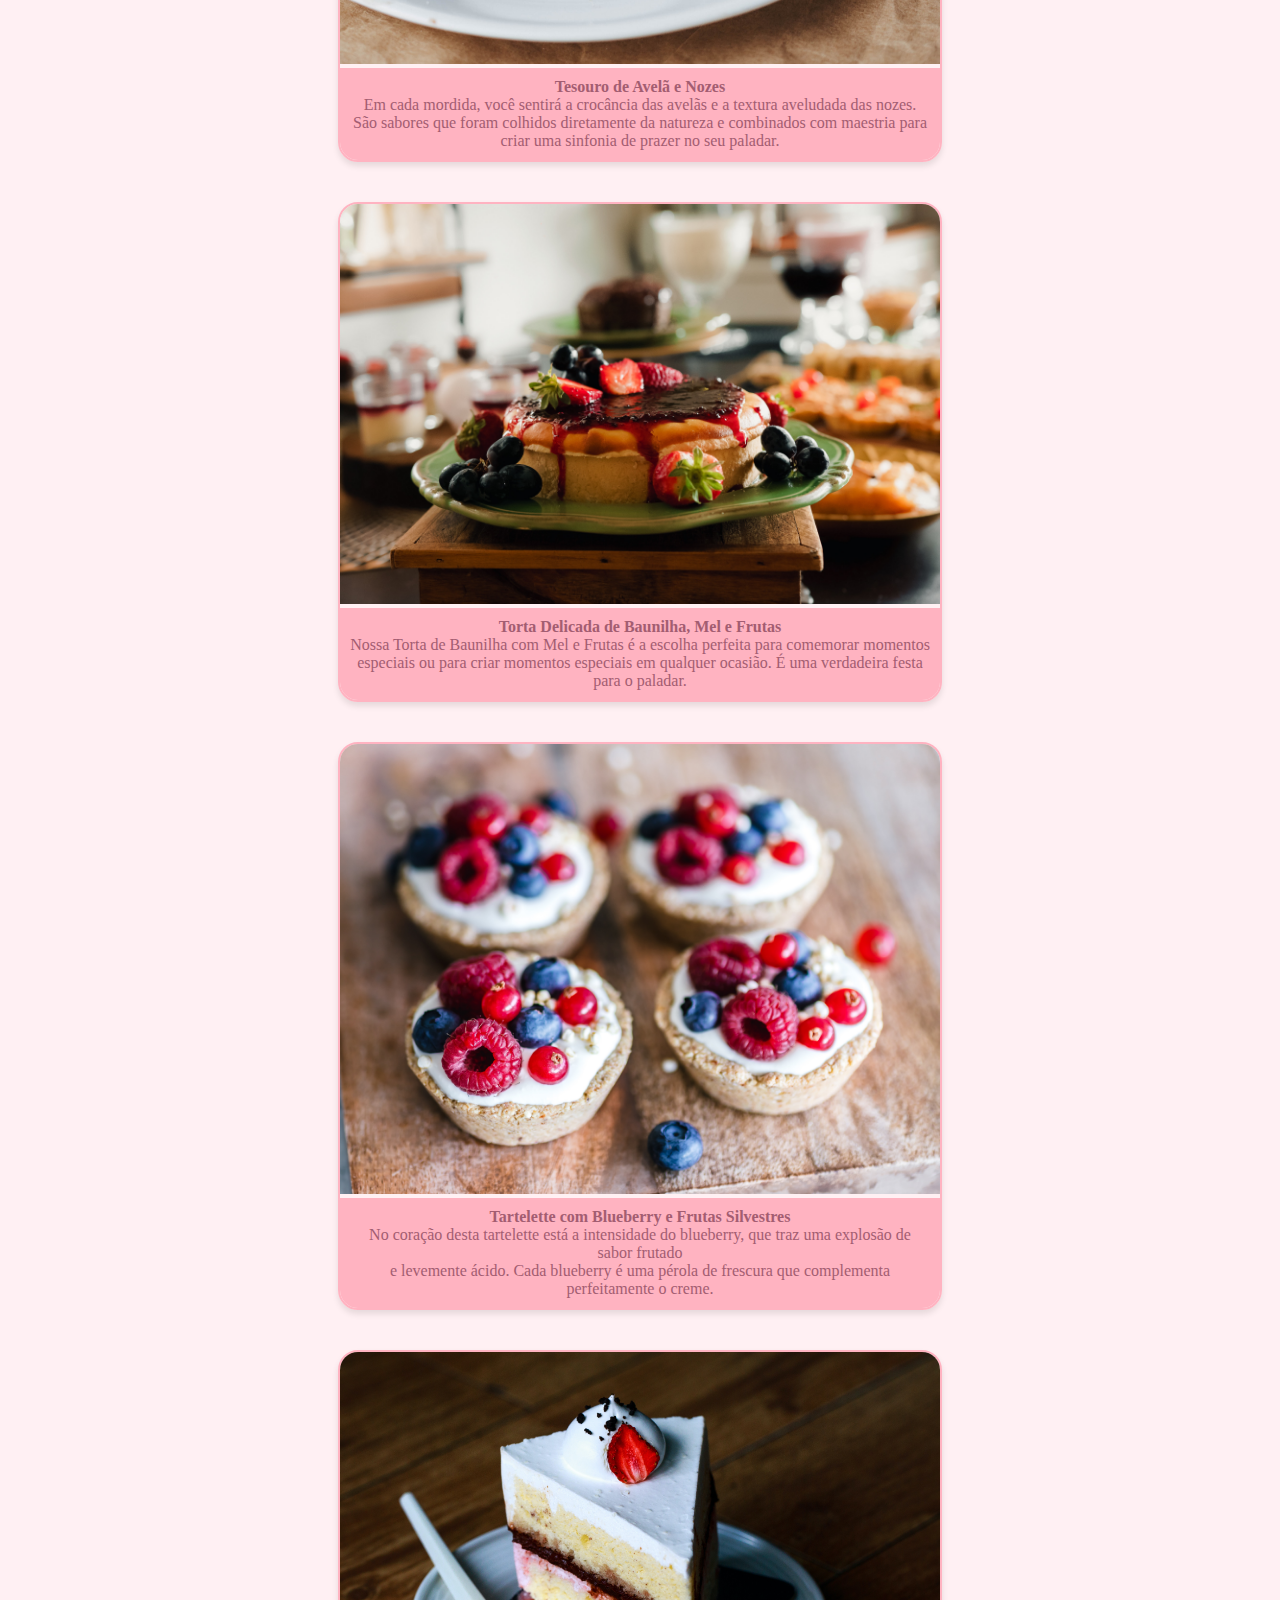
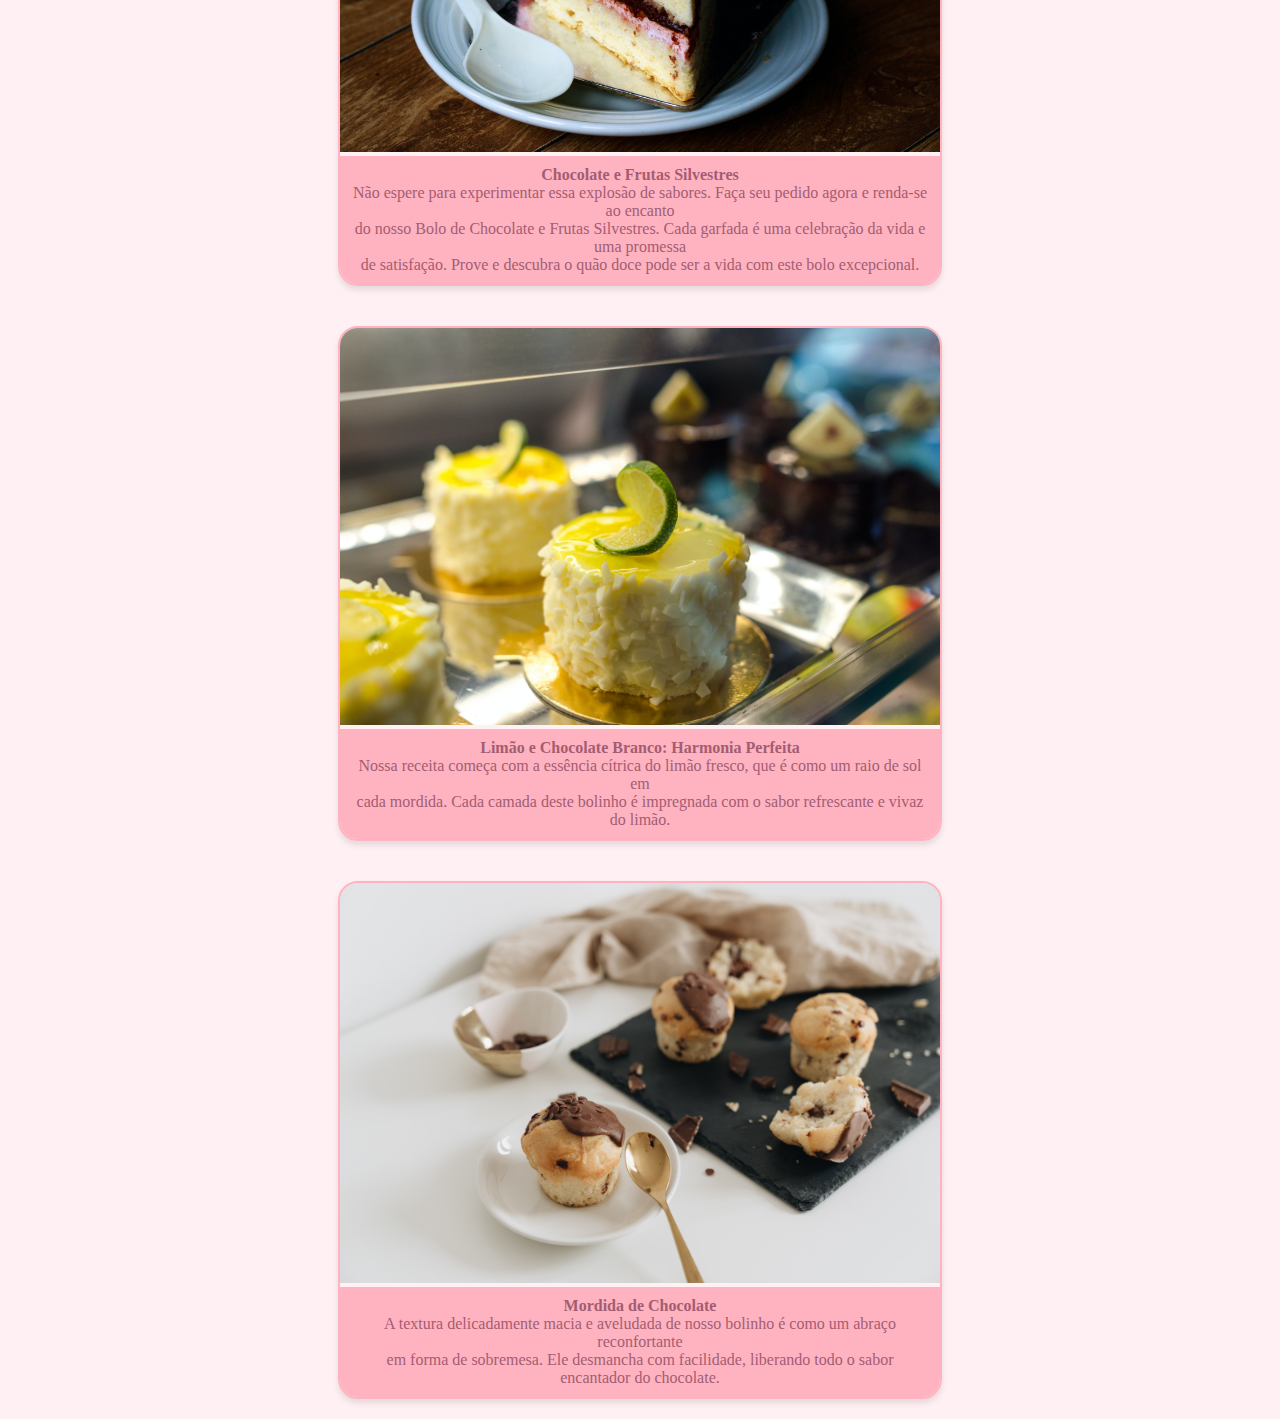
<file: aula-03-Divs,links-e-background/atividades/indexAtividade.html>
<!DOCTYPE html>
<html lang="pt-br">
<head>
    <meta charset="UTF-8">
    <meta http-equiv="X-UA-Compatible" content="IE=edge">
    <meta name="viewport" content="width=device-width, initial-scale=1.0">
    <title>Atividade-03 site confeitaria</title>
    <link rel="stylesheet" href="styles\indexAtividade.css">
</head>
<body>
    <div id="pagina">
        <div id="cabecalho">
            <h1>Peach Confeitaria</h1>
        </div>
        <div id="conteudo">
            <h1>Nossos Produtos</h1>
            <div class="cake-container">
                <figure class="cake-card">
                    <img src="images/bolo-01.jpg" alt="Bolo de chocolate com morango">
                    <figcaption> 
                                 <b>Harmonia de Chocolate e Morango</b><br>
                                 Nossa receita secreta de bolo de chocolate é a essência do luxo.<br> 
                                 Cada camada é uma declaração de indulgência, com sua textura macia e<br> 
                                 rica, que derrete na boca. O cacau de alta qualidade e o cuidado artesanal<br>
                                 são evidentes em cada pedaço.
                    </figcaption>
                </figure>

            <div class="cake-container">
                <figure class="cake-card">
                <img src="images/bolo-02.jpg" alt="Bolo de morango">
                <figcaption>
                            <b>Pura Doçura de Morango</b><br>
                             O segredo da nossa perfeição reside em nosso creme de morango irresistível.<br> 
                             É cremoso, aveludado e repleto do sabor exuberante dos morangos mais frescos.<br>
                             Ele envolve cada camada do bolo, criando uma sinfonia de texturas e sabores <br>
                             que são pura sedução.</figcaption>
            </figure>

            <div class="cake-container">
                <figure class="cake-card">
                <img src="images/bolo-03.jpg" alt="Bolo de avelã e nozes">
                <figcaption>
                            <b>Tesouro de Avelã e Nozes</b><br>
                             Em cada mordida, você sentirá a crocância das avelãs e a textura aveludada das nozes.<br> 
                             São sabores que foram colhidos diretamente da natureza e combinados com maestria para<br>
                             criar uma sinfonia de prazer no seu paladar.
                </figcaption>
            </figure>

            <div class="cake-container">
                <figure class="cake-card">
                <img src="images/bolo-04.jpg" alt="Bolo de avelã e nozes">
                <figcaption><b>Torta Delicada de Baunilha, Mel e Frutas</b><br>
                            Nossa Torta de Baunilha com Mel e Frutas é a escolha perfeita para comemorar momentos<br>
                            especiais ou para criar momentos especiais em qualquer ocasião. É uma verdadeira festa<br>
                            para o paladar.
                </figcaption>
            </figure>

            <div class="cake-container">
                <figure class="cake-card">
            <img src="images/bolo-05.jpg" alt="Bolo de avelã e nozes">
            <figcaption><b>Tartelette com Blueberry e Frutas Silvestres</b><br>
                        No coração desta tartelette está a intensidade do blueberry, que traz uma explosão de sabor frutado<br>
                        e levemente ácido. Cada blueberry é uma pérola de frescura que complementa perfeitamente o creme.
            </figcaption>
        </figure>

        <div class="cake-container">
            <figure class="cake-card">
                <img src="images/bolo-06.jpg" alt="Bolo de avelã e nozes">
                    <figcaption><b>Chocolate e Frutas Silvestres</b><br>
                            Não espere para experimentar essa explosão de sabores. Faça seu pedido agora e renda-se ao encanto<br>
                            do nosso Bolo de Chocolate e Frutas Silvestres. Cada garfada é uma celebração da vida e uma promessa<br>
                            de satisfação. Prove e descubra o quão doce pode ser a vida com este bolo excepcional.
                    </figcaption>
            </figure>

        <div class="cake-container">
            <figure class="cake-card">
                <img src="images/bolo-07.jpg" alt="Bolo de avelã e nozes">
                    <figcaption><b>Limão e Chocolate Branco: Harmonia Perfeita</b><br>
                            Nossa receita começa com a essência cítrica do limão fresco, que é como um raio de sol em<br>
                            cada mordida. Cada camada deste bolinho é impregnada com o sabor refrescante e vivaz do limão.
        </figcaption>
    </figure>

    <div class="cake-container">
        <figure class="cake-card">
            <img src="images/bolo-08.jpg" alt="Bolo de avelã e nozes">
                <figcaption>
                        <b>Mordida de Chocolate</b><br>
                        A textura delicadamente macia e aveludada de nosso bolinho é como um abraço reconfortante<br>
                        em forma de sobremesa. Ele desmancha com facilidade, liberando todo o sabor encantador do chocolate. 
                </figcaption>
    </figure>
    
            </div>
        </div>
    </div>
</body>
</html>





















































<!---
            

            <figure>
                

            <figure>
                

        </div>
    </div>
</body>
</html>

        </div>
    </div>
</body>
</html>





            </figure>
</file>
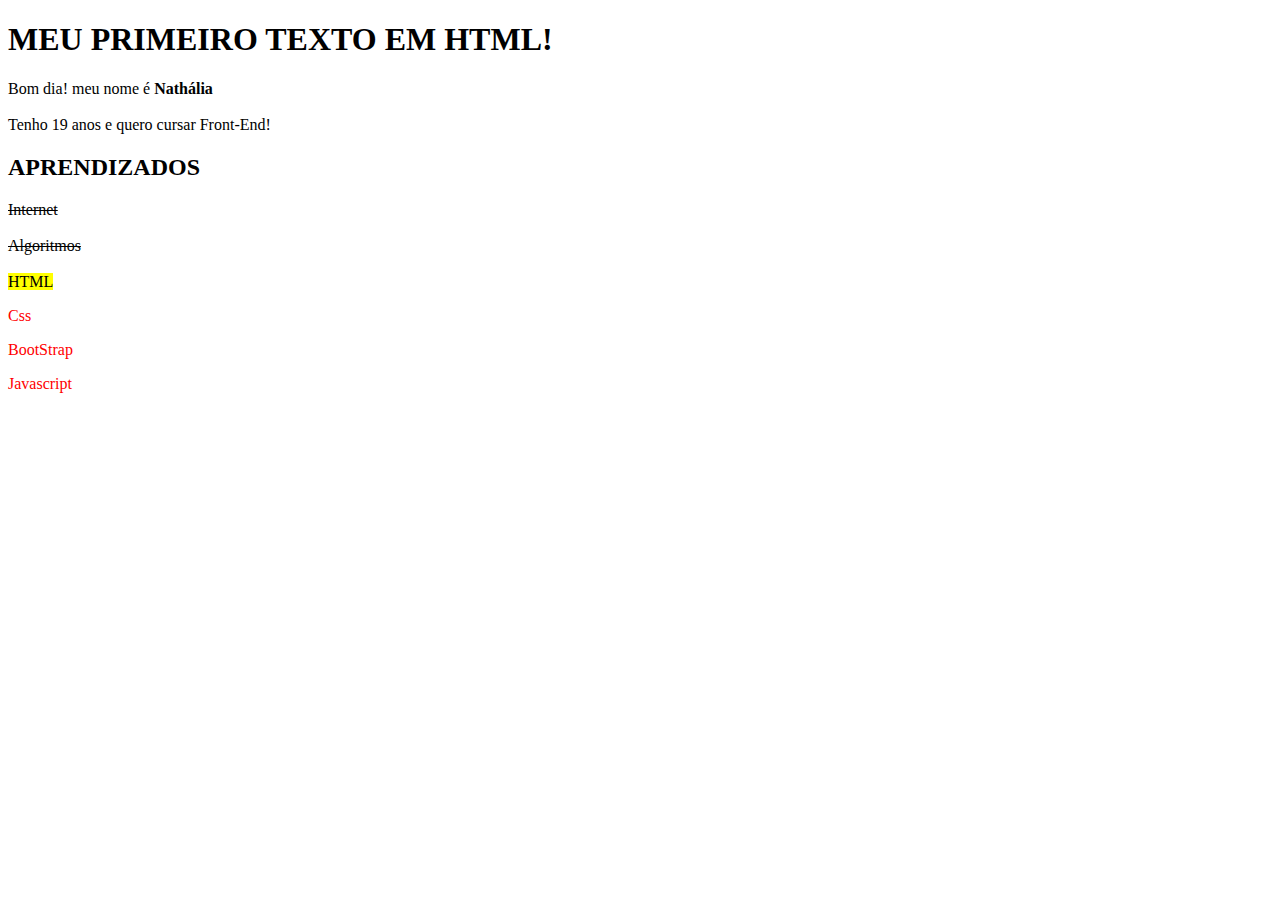
<file: aula01-Introducao-a-html/atividades/atividade01.html>
<!DOCTYPE html>
<html lang="en">
<head>
    <meta charset="UTF-8">
    <meta http-equiv="X-UA-Compatible" content="IE=edge">
    <meta name="viewport" content="width=device-width, initial-scale=1.0">
    <title>Atividade 01</title>
</head>

<body>
    <h1>MEU PRIMEIRO TEXTO EM HTML!</h1>
        Bom dia! meu nome é <b> Nathália</b> <br> <br>
        Tenho 19 anos e quero cursar Front-End! <br>
    <h2> <b>APRENDIZADOS</b> </h2>
    <del>
        Internet <br><br>
        Algoritmos <br><br>
    </del> 

    <mark>HTML</mark>
        <p style="color:red ">Css</p>
        <p style="color:red ">BootStrap</p>
        <p style="color:red ">Javascript</p>
</body>
</html>
</file>
<file: aula-15-artMuseum/styles/geral.css>
@import url('https://fonts.googleapis.com/css2?family=Roboto&display=swap');
  @import url('https://fonts.googleapis.com/css2?family=Bebas+Neue&family=Roboto&display=swap');
  
*{
    margin: 0%;
    padding: 0%;
    font-family: 'Roboto';
}

h1, h2, h3, h4, h5, h6{
    font-family: 'Bebas Neue';
}

#pagina, header, footer, main{
    display: flex;
    width: 100%;
}

#pagina{
    flex-direction: column;
    align-items: center;
}

header, footer{
    height: 80px;
    background-color: #2A2B2A;
    align-items: center;
    justify-content: space-around;
    color: white;
}

nav{
    height: 100%;
    display: flex;
    align-items: center;
}

nav ul{
    list-style: none;
    display:  flex;
    gap: 20px;
}

li a{
    text-decoration: none;
    color: white;
}

main{
    padding: 20px 0px;
    flex-direction: column;
    align-items: center;
}

hr{
    width: 40%;
    border: 2px solid #F5124B;
}

#destaque{
    width: 60%;
    padding: 20px;
    margin: 10px 0px;
    display: flex;
    flex-direction: column;
    align-items: center;
    border: 1px solid gray;
    gap: 20px;
    border-radius: 10px;
}

#destaque p{
    color: gray;
}

.imagem{
    width:100%
}

button{
    padding: 5px;
    border: none;
    width: 80px;
    background-color: #F5124B;
    color: white;
    border-radius: 5px;
}
</file>
<file: aula11-Tabelas/styles/geral.css>
*{
    padding: 0%;
    margin: 0%;
}


table{
    border-collapse: collapse;
    width: 400px;
    height: 200px;
    font-family: Georgia, 'Times New Roman', Times, serif;
}

th{
    color: rgb(92, 74, 50);
    background-color: rgb(153, 179, 228);
}

th:empty{
    border: none;
    background-color: transparent;
}

th:active, td:active{
    background-color:rgba(95, 145, 238, 0.452);
    color: rgb(255, 255, 255);
}

th:hover{
    background-color:rgba(95, 145, 238, 0.658);
}


th, td{
    border: 2px solid rgb(77, 65, 65);
}

#tabelaAluno{
    width: 500px;
    height: auto;
}

#tabelaAluno td, tabelaAluno{
    height: 40px;
}

#scroll{
    width: 30px;
    height: 3000px;
}

thead{
    position: sticky;
    top: -1px;
}
</file>
<file: aula12-Listas/styles/geral.css>
*{
    margin: 0%;
    padding: 0%;
}

.listas{
    width: 500px;
    padding: 20px;
    font-family: 'Times New Roman', Times, serif;
}

#viagem{
    background-color: #81b29a;
    color: #f4f1de;
}

#compras{
    background-color: #f2cc8f;
    color: #f4f1de;
}

#dicionario{
    background-color: #3d405b;
    color: #f4f1de;
}

#computadores{
    background-color: #e07a5f;
    color: #f4f1de;
}

#sumario{
    background-color: #8d0801;
    color: #f4f1de;
}

dt{
    font-size: 14pt;
    color: #708d81;
}

dd{
    font-size: 14pt;
    color: #61e9b0;
}

nav{
    width: 100%;
    height: 50px;
    background-color: #708d81;
    display: flex;
    gap: 20px;
}

nav ul{
    list-style: none;
    display: flex;
}
</file>
<file: aula-03-Divs,links-e-background/materialDeAula/styles/index.css>
*{
    margin: 0;
    padding: 0;
}

#pagina{
    width: 100%;
    /* margin 1 valor = todos os lados */
    /* margin 2 valores = eixo y(cima e baixo) e eixo x (esquerda e direita)*/
    /* margin 4 valores = sentido horario (cima, direita, baixo e esquerda) */
    margin: 0px auto;
    /* margin-bottom: 20px; */
    /* margin-left: 5px; */
    /* margin-right: 50px; */
}

p{
    color: gray;
}

#cabecalho{
    width: 100%;
    height: 60px;
    background-color: red;
    color: white;
    font-family: 'Trebuchet MS', 'Lucida Sans Unicode', 'Lucida Grande', 'Lucida Sans', Arial, sans-serif;
    text-align: center;
    line-height: 60px;
}
</file>
<file: aula-04-Estruturacao-de-interface/materialDeAula/styles/geral.css>
*{
    margin:0%;
    padding: 0%;
}

*{
    padding: 0%;
    margin:0%;
}

header{
    /*100% de largura*/
    width: 100%;
    height:40px;
    padding: 10px 0px;
    background-color: #461220;
}
#logo{
    width: 45px;
    height: 45px;
    margin: 0px 20px;
    overflow: hidden;
    float: left;
    max-width: 100%; 
}

/*siga 100% do elemento pai*/
#logo img{
    width: 100%;
    height: 100%;
}

nav{
    width: auto;
    height: 45px;
    float: right;
    line-height: 45px;
    margin: 0px 20px;
}

a{
    color: #fff0f3;
    font-family: 'Times New Roman', Times, serif;
    text-decoration: none;
    margin: 0px 10px;
    background-color: #800e13;
    padding: 0px 15px;
    border-radius: 10px;
}


h2{
    color: #d81159;
    text-align: center;
}

h3{
    color: #d81159;
    margin: 20px;
}

footer{
    width: 100%;
    height: 45px;
    line-height: 45px;
    padding: 100px 0px;
    text-align: center;
    background-color: #38040e;
    color:azure;
}
</file>
<file: aula-04-Estruturacao-de-interface/materialDeAula/styles/index.css>
*{
    padding: 0%;
    margin:0%
}

#pagina{
    background-image: url(../images/fundo-home.jpg);
    background-size: cover;
    background-position:center;
    background-repeat: no-repeat;
}

header{
    /*100% de largura*/
    width: 100%;
    height:40px;
    padding: 10px 0px;
    background-color: #461220;
}

/*siga 100% do elemento pai*/
#logo img{
    width: 100%;
    height: 100%;
}

nav{
    width: auto;
    height: 45px;
    float: right;
    line-height: 45px;
    margin: 0px 20px;
}

a{
    color: #fff0f3;
    font-family: 'Times New Roman', Times, serif;
    text-decoration: none;
    margin: 0px 10px;
    background-color: #800e13;
    padding: 0px 15px;
    border-radius: 10px;
}

main{
    width: 90%;
    background-color: #69695871;
    padding: 20px;
    margin: 0 auto;
    border-radius: 20px;
    box-shadow: #2e302696 6px 6px;
    font-family: 'Segoe UI', Tahoma, Geneva, Verdana, sans-serif;
}

h2{
    color: #38040e;
    text-align: center;
}

#banner{
    width: 100%;
    height: 700px;
    margin: 10px 0px;
    /*background-image: url(../images/imagem-piano.jpg);*/
    background-size: cover;
    background-position:center;
    background-repeat: no-repeat;
}

h3{
    font-size: 30px;
    color: #fff6f8;
    margin: 20px;
    text-align: center;
    font-family:'Times New Roman', Times, serif;
}

p{
    width: 50%;
    font-family: 'Times New Roman', Times, serif;
    font-size: 25px;
    text-shadow: rgb(119, 121, 117);
    text-align:left;
    color: #ececec;
    text-shadow: #38040e;
}
footer{
    width: 100%;
    height: 30px;
    line-height: 30px;
    padding: 50px 0px;
    text-align: center;
    background-color: #38040e;
    color:azure;
}

footer p{
    font-size: 15px;
    text-align: center;
}
</file>
<file: aula-10-pseudoclasses/materialDeAula/styles/geral.css>
*{
    margin: 0%;
    padding: 0%;
}

#pagina{
    height: 100vh;/*VH viewport height*/
    width: 100%;
    background-color: #aec3b0;
    display: flex;
    justify-content: center;
    align-items: center;
    flex-wrap: wrap;
}

main{
    width: 70%;
    height: 600px;
    background-color: #efebce;
    border-radius: 10px;
    box-shadow: black;
    display: flex;
    overflow: hidden;
}

#banner, #formulario{
    width: 50%;
    height: 100%;
}

#banner{
    background-image: url(../images/banner-cerâmica.jpeg);
    background-size: cover;
    background-position: center;
    background-repeat: no-repeat;
}

#efeito{
    width: 100%;
    height: 100%;
    background: linear-gradient( #ffffff5e, #768f4c75);
}

#formulario{
    display: flex;
    flex-direction: column;
    align-items: center;
    padding: 20px;
    font-family:Georgia, 'Times New Roman', Times, serif;
    font-size: 16pt;
}

h2{
    color:rgb(72, 99, 41);
    margin: 20px 0px;
}

form{
    display: flex;
    flex-direction: column;
    gap: 5px;
}

input{
    width: 350px;
    height: 30px;
    border-radius: 5px;
    padding: 5px;
    transition: 0.2s;
    animation: borda 1.5s infinite;
}

input:focus{
    width: 400px;
    height: 40px;
    transition: 0.1s;
    background-color: aquamarine;
    color: azure;
}

input:hover{
    background-color: bisque;
    transition: 0.2;
}

input::placeholder{
    color: chocolate;
}

@keyframes borda{
    0%{
        border: 6px solid salmon;
        transition: 0.5s;
    }

    50%{
        border: 6px solid rgb(114, 250, 132);
        transition: 0.5s;
    }

    100%{
        border: 6px solid rgb(162, 114, 250);
        transition: 0.5s;
    }
}

button{
    width: 200px;
    height: 30px;
    margin: 10px auto;
    background-color: #aec3b0;
    border-radius: 20px;
}

button:active{
    background-color: #aec3b0;
    color: crimson;
}
button:hover{
    width: 250px;
    height: 35px;
    background-color: brown;
    font-weight: bold;
    transition: 0.5;
}
</file>
<file: aula09-Formularios/materialDeAula/styles/geral.css>
*{
    margin: 0%;
    padding: 0%;
}

body{
    width: 100%;
    height: 100%;
    background-color: #b56576;
    display: flex;
    justify-content:center;
    align-items: center;
    flex-direction: column;
}

form{
    width: 60%;
    padding: 20px;
    height: auto;
    background-color: #6d597a;
    display: flex;
    align-items: center;
    flex-direction: column;
    gap: 10px;
    border-radius: 25px;
}

h1{
    color: #ffe5d9;
    font-family: 'Lucida Grande', 'Lucida Sans Unicode', Geneva, Verdana, sans-serif;
    background-color: #723d46;
    height: 50px;
    width: auto;
    margin-top: 40px;
    margin-bottom: 20px;
    border-radius: 10px;
}

h2{
    color: #263a52;
    font-family:'Lucida Sans', 'Lucida Sans Regular', 'Lucida Grande', 'Lucida Sans Unicode', Geneva, Verdana, sans-serif;
}

label{
    color: #feeafa;
    font-size: 20px;
}

button{
    color: #fdfffc;
    background-color: #5f0f40;
    height: 50px;
    width: 150px;
    border-radius: 10px;
}

input{
    background-color: rgb(218, 197, 197);
    height: 30px;
    width: 300px;
}

::placeholder{
    color: rgb(53, 49, 49);
    font-size: 15px;
}
</file>
<file: aula13-Responsividade/materialAula/styles/geral.css>
*{
    padding: 0%;
    margin: 0%;
}

#pagina{
    width: 100%;
    display: flex;
    flex-direction: column;
    align-items: center;
}

main{
    width: 80%;
    padding: 20px;
    margin: 20px 0px;
    background-color: rgb(227, 227, 227);
}

header, footer{
    width: 100%;
    height: 60px;
    background-color: rgb(0, 0, 0);
    display: flex;
    justify-content: space-around;
}

#logo{
    height: 100%;
}

#logo img{
    height: 100%;
    width: 100%;
}

nav, ul{
    height:100%;
    display:flex;
    align-items:center;
    gap: 20px;
    list-style: none;
}

a{
    text-decoration: none;
    color: white;
    font-size:16pt;
    font-family: 'Trebuchet MS' ;
}

main img{
    width: 100%;
}

#menuMobile{
    display: none;
}

/* @media screen and (max-width: 768px) {
   body{
       background-color: red;
   } 
}
@media screen and (min-width: 768px) {
    body{
        background-color: rgb(0, 89, 255);
    } 
} */

@media print{
    main{
        color: red;
    }
}

#opcoesMobile{
    width: 100%;
    padding: 20px 0px;
    background-color: black;
    display: none;
    flex-direction: column;
}

#opcoesMobile ul{
    width: 80%;
    flex-direction: column;
}

#opcoesMobile ul li{
    width: 100%;
    height: 40px;
    transition: 1s;
    display: flex;
    justify-content: center;
    align-items: center;
}

#opcoesMobile ul li:hover{
    background-color:rgb(69, 69, 69) ;
    border-radius: 10px;
    transition: 1s;
}
</file>
<file: aula13-Responsividade/materialAula/styles/@media.css>
body{
    background-color: blue;
}
</file>
<file: aula13-Responsividade/materialAula/styles/landscape.css>
/*paisagem*/
#pagina{
    background-color: rgb(255, 204, 0);
}
</file>
<file: aula13-Responsividade/materialAula/styles/portraits.css>
#pagina{
    background-color: aqua;
}
</file>
<file: BOOTSTRAP/aula-01-introducao/styles/geral.css>
/* :root salva variaveis*/
/* --variavel: dado*/
/* chamar var = var(--variavel)*/
/* element import = prioriza o código*/
:root{
    --rosa: #dfa1d4;
    --preto: #000000;
    --fontePrincipal: trebuchet;
}

#page{
    background-color: var(--rosa);
    color: var(--preto);
}
</file>
